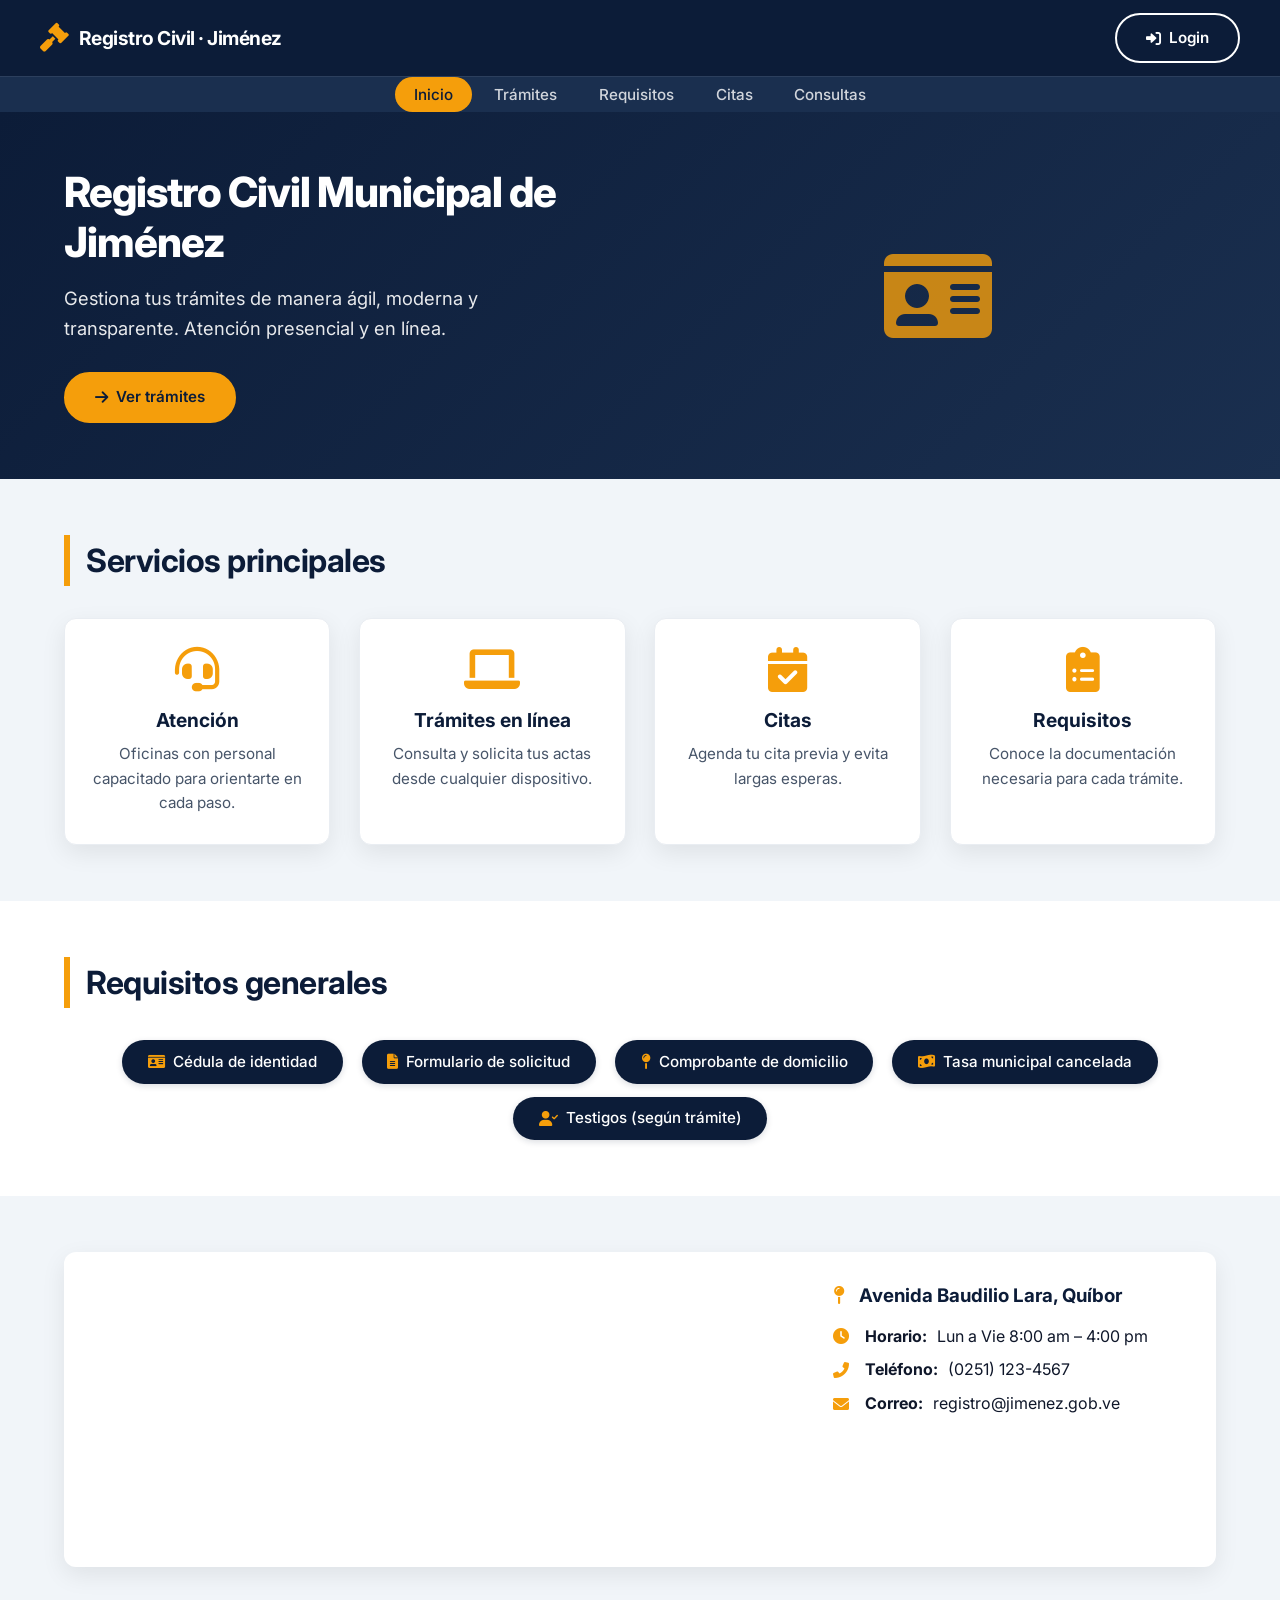
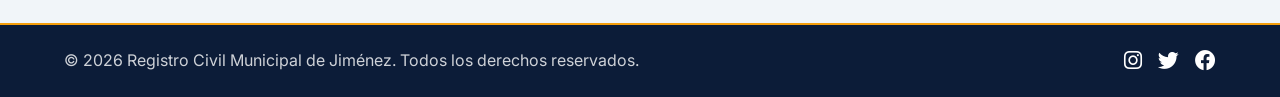
<file: index.html>
<!DOCTYPE html>
<html lang="es">
<head>
  <meta charset="UTF-8">
  <meta name="viewport" content="width=device-width, initial-scale=1.0">
  <title>Inicio · Registro Civil Jiménez</title>
  <style>
/* ============================================
   REGISTRO CIVIL MUNICIPAL DE JIMÉNEZ
   Estilos completos - Versión embebida
   ============================================ */

/* ----- Reset y variables ----- */
* {
  margin: 0;
  padding: 0;
  box-sizing: border-box;
}

:root {
  --primary: #0c1c38;
  --primary-light: #1a2f4f;
  --accent: #f59e0b;
  --accent-hover: #d97706;
  --gray-bg: #f1f5f9;
  --white: #ffffff;
  --text-dark: #0f172a;
  --text-muted: #475569;
  --border-radius: 12px;
  --shadow: 0 8px 24px rgba(0,0,0,0.08);
  --transition: 0.25s ease;
}

html {
  scroll-behavior: smooth;
}

body {
  font-family: 'Inter', -apple-system, BlinkMacSystemFont, 'Segoe UI', Roboto, sans-serif;
  background: var(--gray-bg);
  color: var(--text-dark);
  line-height: 1.6;
  display: flex;
  flex-direction: column;
  min-height: 100vh;
}

a {
  text-decoration: none;
  color: inherit;
}

ul {
  list-style: none;
}

.container {
  max-width: 1200px;
  margin: 0 auto;
  padding: 0 1.5rem;
}

/* ----- Botones y CTAs ----- */
.btn {
  display: inline-flex;
  align-items: center;
  gap: 0.5rem;
  padding: 0.7rem 1.8rem;
  border-radius: 50px;
  font-weight: 600;
  font-size: 0.95rem;
  border: none;
  cursor: pointer;
  transition: all var(--transition);
  background: var(--white);
  color: var(--primary);
  border: 2px solid transparent;
}

.btn-primary {
  background: var(--accent);
  color: var(--primary);
  border-color: var(--accent);
}
.btn-primary:hover {
  background: var(--accent-hover);
  border-color: var(--accent-hover);
  transform: translateY(-2px);
  box-shadow: 0 8px 16px rgba(245, 158, 11, 0.3);
}

.btn-outline {
  background: transparent;
  border: 2px solid var(--white);
  color: var(--white);
}
.btn-outline:hover {
  background: var(--white);
  color: var(--primary);
}

.btn-secondary {
  background: var(--primary);
  color: var(--white);
}
.btn-secondary:hover {
  background: var(--primary-light);
}

/* ----- HEADER PÚBLICO ----- */
.public-header {
  background: var(--primary);
  color: var(--white);
  box-shadow: 0 4px 12px rgba(0,0,0,0.15);
}

.header-flex {
  display: flex;
  justify-content: space-between;
  align-items: center;
  padding: 0.8rem 0;
  flex-wrap: wrap;
}

.logo {
  display: flex;
  align-items: center;
  gap: 0.6rem;
}
.logo-icon {
  font-size: 1.8rem;
  color: var(--accent);
}
.logo-text {
  font-weight: 700;
  font-size: 1.2rem;
  letter-spacing: -0.5px;
}

.header-actions {
  display: flex;
  gap: 0.8rem;
  align-items: center;
}

/* ----- NAVEGACIÓN ----- */
.main-nav {
  background: var(--primary-light);
  border-top: 1px solid rgba(255,255,255,0.08);
}

.nav-flex {
  display: flex;
  justify-content: center;
}

.nav-links {
  display: flex;
  flex-wrap: wrap;
  gap: 0.2rem;
  padding: 0.3rem 0;
}
.nav-links li a {
  padding: 0.5rem 1.2rem;
  border-radius: 30px;
  font-weight: 500;
  font-size: 0.95rem;
  transition: all var(--transition);
  color: rgba(255,255,255,0.8);
}
.nav-links li a:hover,
.nav-links li a.active {
  background: var(--accent);
  color: var(--primary);
}

/* ----- HERO ----- */
.hero {
  padding: 3.5rem 0;
  color: var(--white);
}

.hero-grid {
  display: grid;
  grid-template-columns: 1fr 1fr;
  gap: 2.5rem;
  align-items: center;
}

.hero-text h1 {
  font-size: 2.6rem;
  font-weight: 800;
  letter-spacing: -1px;
  line-height: 1.2;
  margin-bottom: 1rem;
}
.hero-text p {
  font-size: 1.15rem;
  opacity: 0.9;
  margin-bottom: 1.8rem;
  max-width: 90%;
}
.hero-image {
  display: flex;
  justify-content: center;
  align-items: center;
}

/* ----- SECCIONES ----- */
.section {
  padding: 3.5rem 0;
}
.bg-light {
  background: var(--white);
}

.section-title {
  font-size: 2rem;
  font-weight: 700;
  margin-bottom: 2rem;
  color: var(--primary);
  letter-spacing: -0.5px;
  border-left: 6px solid var(--accent);
  padding-left: 1rem;
}

/* ----- GRID DE TARJETAS (4) ----- */
.card-grid-4 {
  display: grid;
  grid-template-columns: repeat(4, 1fr);
  gap: 1.8rem;
}

.card {
  background: var(--white);
  border-radius: var(--border-radius);
  padding: 1.8rem 1.5rem;
  box-shadow: var(--shadow);
  transition: all var(--transition);
  border: 1px solid #e9edf2;
}
.card:hover {
  transform: translateY(-6px);
  box-shadow: 0 16px 32px rgba(0,0,0,0.10);
}

.service-card {
  text-align: center;
}
.service-card i {
  font-size: 2.8rem;
  color: var(--accent);
  margin-bottom: 0.8rem;
}
.service-card h3 {
  font-size: 1.2rem;
  margin-bottom: 0.4rem;
  color: var(--primary);
}
.service-card p {
  color: var(--text-muted);
  font-size: 0.95rem;
}

/* ----- PÍLDORAS (requisitos) ----- */
.pill-group {
  display: flex;
  flex-wrap: wrap;
  gap: 0.8rem 1.2rem;
  justify-content: center;
}

.pill {
  background: var(--primary);
  color: var(--white);
  padding: 0.6rem 1.6rem;
  border-radius: 50px;
  font-weight: 500;
  display: inline-flex;
  align-items: center;
  gap: 0.5rem;
  font-size: 0.95rem;
  box-shadow: 0 2px 6px rgba(12, 28, 56, 0.15);
}
.pill i {
  color: var(--accent);
}

/* ----- UBICACIÓN Y CONTACTO (grid) ----- */
.contact-wrapper {
  display: grid;
  grid-template-columns: 2fr 1fr;
  gap: 2rem;
  background: var(--white);
  border-radius: var(--border-radius);
  padding: 1.8rem;
  box-shadow: var(--shadow);
}

.contact-info h3 {
  color: var(--primary);
  margin-bottom: 0.8rem;
}
.contact-info p {
  margin: 0.5rem 0;
  display: flex;
  align-items: center;
  gap: 0.6rem;
}
.contact-info i {
  color: var(--accent);
  width: 1.4rem;
}

/* ----- FOOTER ----- */
.public-footer {
  background: var(--primary);
  color: rgba(255,255,255,0.8);
  padding: 1.2rem 0;
  margin-top: auto;
  border-top: 2px solid var(--accent);
}

.footer-flex {
  display: flex;
  justify-content: space-between;
  align-items: center;
  flex-wrap: wrap;
  gap: 0.8rem;
}
.footer-social {
  display: flex;
  gap: 1rem;
}
.footer-social a {
  color: var(--white);
  font-size: 1.3rem;
  transition: color var(--transition);
}
.footer-social a:hover {
  color: var(--accent);
}

/* ============================================
   PÁGINAS DE TRÁMITES / REQUISITOS / CITAS / CONSULTAS
   ============================================ */

/* Grid de tarjetas de trámites (reutiliza card-grid-4 pero con más detalle) */
.tramite-grid {
  display: grid;
  grid-template-columns: repeat(auto-fit, minmax(220px, 1fr));
  gap: 1.8rem;
}
.tramite-card {
  background: var(--white);
  border-radius: var(--border-radius);
  padding: 1.5rem;
  box-shadow: var(--shadow);
  border-left: 6px solid var(--accent);
}
.tramite-card h3 {
  color: var(--primary);
  margin-bottom: 0.4rem;
}
.tramite-card p {
  color: var(--text-muted);
  font-size: 0.95rem;
}

/* Requisitos: listas estructuradas */
.requisitos-list {
  display: grid;
  grid-template-columns: repeat(auto-fit, minmax(250px, 1fr));
  gap: 1.8rem;
}
.requisitos-list .card {
  border-left: 6px solid var(--accent);
  padding: 1.5rem;
}
.requisitos-list .card h4 {
  color: var(--primary);
  margin-bottom: 0.8rem;
}
.requisitos-list .card ul {
  list-style: disc;
  padding-left: 1.4rem;
  color: var(--text-muted);
}
.requisitos-list .card ul li {
  margin-bottom: 0.3rem;
}

/* Formularios estáticos */
.form-card {
  background: var(--white);
  max-width: 620px;
  margin: 0 auto;
  padding: 2rem 2.5rem;
  border-radius: var(--border-radius);
  box-shadow: var(--shadow);
}
.form-group {
  margin-bottom: 1.2rem;
}
.form-group label {
  display: block;
  font-weight: 600;
  margin-bottom: 0.3rem;
  color: var(--primary);
}
.form-group input,
.form-group select {
  width: 100%;
  padding: 0.7rem 1rem;
  border-radius: 30px;
  border: 2px solid #d1d5db;
  font-family: inherit;
  transition: border var(--transition);
  background: var(--gray-bg);
}
.form-group input:focus,
.form-group select:focus {
  outline: none;
  border-color: var(--accent);
  background: var(--white);
}
.form-actions {
  display: flex;
  justify-content: flex-end;
  margin-top: 1.2rem;
}

/* Resultado simulado (consultas) */
.result-box {
  background: var(--white);
  border-radius: var(--border-radius);
  padding: 1.5rem 2rem;
  margin-top: 2rem;
  box-shadow: var(--shadow);
  border-left: 8px solid var(--accent);
}
.result-box .estado {
  font-weight: 700;
  font-size: 1.2rem;
}
.estado-verde {
  color: #16a34a;
}
.estado-amarillo {
  color: #ca8a04;
}

/* ============================================
   LOGIN (sin header/footer público)
   ============================================ */
.login-page {
  background: var(--gray-bg);
  min-height: 100vh;
  display: flex;
  align-items: center;
  justify-content: center;
  padding: 1.5rem;
}

.login-card {
  background: var(--white);
  max-width: 420px;
  width: 100%;
  padding: 2.5rem 2rem;
  border-radius: var(--border-radius);
  box-shadow: 0 24px 48px rgba(0,0,0,0.15);
  text-align: center;
}
.login-card .logo-icon {
  font-size: 3rem;
  color: var(--accent);
}
.login-card h2 {
  color: var(--primary);
  margin: 0.5rem 0 1.2rem;
}
.login-card .form-group {
  text-align: left;
}
.login-card .btn-primary {
  width: 100%;
  justify-content: center;
  padding: 0.8rem;
}

/* ============================================
   DASHBOARD (sidebar + contenido)
   ============================================ */
.dashboard-body {
  background: var(--gray-bg);
  display: flex;
  min-height: 100vh;
  font-family: 'Inter', sans-serif;
}

.dashboard-sidebar {
  width: 260px;
  background: var(--primary);
  color: var(--white);
  padding: 2rem 1.2rem;
  display: flex;
  flex-direction: column;
  gap: 2rem;
  flex-shrink: 0;
  position: sticky;
  top: 0;
  height: 100vh;
}
.dashboard-sidebar .logo {
  margin-bottom: 1.2rem;
}
.dashboard-sidebar .logo-text {
  font-size: 1rem;
}
.sidebar-menu {
  display: flex;
  flex-direction: column;
  gap: 0.3rem;
}
.sidebar-menu a {
  padding: 0.7rem 1rem;
  border-radius: 30px;
  display: flex;
  align-items: center;
  gap: 0.8rem;
  color: rgba(255,255,255,0.7);
  transition: all var(--transition);
  font-weight: 500;
}
.sidebar-menu a:hover,
.sidebar-menu a.active {
  background: var(--accent);
  color: var(--primary);
}
.sidebar-menu a i {
  width: 1.6rem;
  text-align: center;
}
.sidebar-footer {
  margin-top: auto;
  border-top: 1px solid rgba(255,255,255,0.1);
  padding-top: 1.5rem;
}
.sidebar-footer a {
  color: rgba(255,255,255,0.6);
  display: flex;
  align-items: center;
  gap: 0.8rem;
}
.sidebar-footer a:hover {
  color: var(--accent);
}

.dashboard-main {
  flex: 1;
  padding: 2rem 2.5rem;
}

.dash-stats {
  display: grid;
  grid-template-columns: repeat(auto-fit, minmax(180px, 1fr));
  gap: 1.5rem;
  margin-bottom: 2.5rem;
}
.stat-card {
  background: var(--white);
  border-radius: var(--border-radius);
  padding: 1.2rem 1.8rem;
  box-shadow: var(--shadow);
  border-left: 6px solid var(--accent);
}
.stat-card .stat-number {
  font-size: 2rem;
  font-weight: 800;
  color: var(--primary);
}
.stat-card .stat-label {
  color: var(--text-muted);
  font-weight: 500;
}

.dash-table {
  background: var(--white);
  border-radius: var(--border-radius);
  padding: 1.2rem 1.5rem;
  box-shadow: var(--shadow);
  overflow-x: auto;
}
.dash-table table {
  width: 100%;
  border-collapse: collapse;
  font-size: 0.95rem;
}
.dash-table th {
  background: var(--primary);
  color: var(--white);
  padding: 0.8rem 1rem;
  text-align: left;
}
.dash-table td {
  padding: 0.7rem 1rem;
  border-bottom: 1px solid #e9edf2;
}
.dash-table .badge {
  background: var(--accent);
  color: var(--primary);
  padding: 0.2rem 0.8rem;
  border-radius: 50px;
  font-weight: 600;
  font-size: 0.8rem;
}
.dash-table .badge-secondary {
  background: #d1d5db;
  color: #1f2937;
}

/* ----- RESPONSIVE ----- */
@media (max-width: 992px) {
  .hero-grid {
    grid-template-columns: 1fr;
    text-align: center;
  }
  .hero-text p {
    max-width: 100%;
  }
  .card-grid-4 {
    grid-template-columns: repeat(2, 1fr);
  }
  .contact-wrapper {
    grid-template-columns: 1fr;
  }
  .dashboard-sidebar {
    width: 220px;
    padding: 1.2rem;
  }
  .dashboard-main {
    padding: 1.5rem;
  }
}

@media (max-width: 700px) {
  .header-flex {
    flex-direction: column;
    gap: 0.5rem;
  }
  .nav-links {
    justify-content: center;
  }
  .card-grid-4 {
    grid-template-columns: 1fr 1fr;
  }
  .hero-text h1 {
    font-size: 2rem;
  }
  .form-card {
    padding: 1.5rem;
  }
  .dashboard-body {
    flex-direction: column;
  }
  .dashboard-sidebar {
    width: 100%;
    height: auto;
    position: relative;
    flex-direction: row;
    flex-wrap: wrap;
    padding: 1rem;
    gap: 0.5rem;
  }
  .dashboard-sidebar .logo {
    margin-bottom: 0;
  }
  .sidebar-menu {
    flex-direction: row;
    flex-wrap: wrap;
  }
  .sidebar-footer {
    margin-top: 0;
    border-top: none;
    padding-top: 0;
  }
  .dash-stats {
    grid-template-columns: 1fr 1fr;
  }
}

@media (max-width: 480px) {
  .card-grid-4 {
    grid-template-columns: 1fr;
  }
  .dash-stats {
    grid-template-columns: 1fr;
  }
  .nav-links li a {
    padding: 0.3rem 0.8rem;
    font-size: 0.85rem;
  }
}
</style>
  <link rel="preconnect" href="https://fonts.googleapis.com">
  <link rel="preconnect" href="https://fonts.gstatic.com" crossorigin>
  <link href="https://fonts.googleapis.com/css2?family=Inter:opsz@14..32&display=swap" rel="stylesheet">
  <link rel="stylesheet" href="https://cdnjs.cloudflare.com/ajax/libs/font-awesome/6.0.0-beta3/css/all.min.css">
</head>
<body>
  <header class="public-header">
    <div class="container header-flex">
      <div class="logo">
        <span class="logo-icon"><i class="fas fa-gavel"></i></span>
        <span class="logo-text">Registro Civil · Jiménez</span>
      </div>
      <div class="header-actions">
        <a href="login.html" class="btn btn-outline"><i class="fas fa-sign-in-alt"></i> Login</a>
      </div>
    </div>
    <nav class="main-nav">
      <div class="container nav-flex">
        <ul class="nav-links">
          <li><a href="index.html" class="active">Inicio</a></li>
          <li><a href="tramites.html">Trámites</a></li>
          <li><a href="requisitos.html">Requisitos</a></li>
          <li><a href="citas.html">Citas</a></li>
          <li><a href="consultas.html">Consultas</a></li>
        </ul>
      </div>
    </nav>
  </header>

  <main>
    <section class="hero" style="background: linear-gradient(135deg, #0c1c38 0%, #1a2f4f 100%);">
      <div class="container hero-grid">
        <div class="hero-text">
          <h1>Registro Civil Municipal de Jiménez</h1>
          <p>Gestiona tus trámites de manera ágil, moderna y transparente. Atención presencial y en línea.</p>
          <a href="tramites.html" class="btn btn-primary"><i class="fas fa-arrow-right"></i> Ver trámites</a>
        </div>
        <div class="hero-image">
          <i class="fas fa-id-card" style="font-size: 6rem; color: #f59e0b; opacity: 0.8;"></i>
        </div>
      </div>
    </section>

    <section class="section">
      <div class="container">
        <h2 class="section-title">Servicios principales</h2>
        <div class="card-grid-4">
          <div class="card service-card">
            <i class="fas fa-headset"></i>
            <h3>Atención</h3>
            <p>Oficinas con personal capacitado para orientarte en cada paso.</p>
          </div>
          <div class="card service-card">
            <i class="fas fa-laptop"></i>
            <h3>Trámites en línea</h3>
            <p>Consulta y solicita tus actas desde cualquier dispositivo.</p>
          </div>
          <div class="card service-card">
            <i class="fas fa-calendar-check"></i>
            <h3>Citas</h3>
            <p>Agenda tu cita previa y evita largas esperas.</p>
          </div>
          <div class="card service-card">
            <i class="fas fa-clipboard-list"></i>
            <h3>Requisitos</h3>
            <p>Conoce la documentación necesaria para cada trámite.</p>
          </div>
        </div>
      </div>
    </section>

    <section class="section bg-light">
      <div class="container">
        <h2 class="section-title">Requisitos generales</h2>
        <div class="pill-group">
          <span class="pill"><i class="fas fa-id-card"></i> Cédula de identidad</span>
          <span class="pill"><i class="fas fa-file-alt"></i> Formulario de solicitud</span>
          <span class="pill"><i class="fas fa-map-pin"></i> Comprobante de domicilio</span>
          <span class="pill"><i class="fas fa-money-bill-wave"></i> Tasa municipal cancelada</span>
          <span class="pill"><i class="fas fa-user-check"></i> Testigos (según trámite)</span>
        </div>
      </div>
    </section>

    <section class="section">
      <div class="container">
        <div class="contact-wrapper">
          <div class="contact-map">
            <iframe 
              src="https://www.google.com/maps/embed?pb=!1m18!1m12!1m3!1d3924.123456789!2d-69.567890!3d10.123456!2m3!1f0!2f0!3f0!3m2!1i1024!2i768!4f13.1!3m3!1m2!1s0x0%3A0x0!2zMTDCsDA3JzI0LjQiTiA2OcKwMzQnMDQuNCJX!5e0!3m2!1ses!2sve!4v1712345678901" 
              width="100%" height="250" style="border:0; border-radius: 12px;" allowfullscreen="" loading="lazy">
            </iframe>
          </div>
          <div class="contact-info">
            <h3><i class="fas fa-map-pin"></i> Avenida Baudilio Lara, Quíbor</h3>
            <p><i class="fas fa-clock"></i> <strong>Horario:</strong> Lun a Vie 8:00 am – 4:00 pm</p>
            <p><i class="fas fa-phone-alt"></i> <strong>Teléfono:</strong> (0251) 123-4567</p>
            <p><i class="fas fa-envelope"></i> <strong>Correo:</strong> registro@jimenez.gob.ve</p>
          </div>
        </div>
      </div>
    </section>
  </main>

  <footer class="public-footer">
    <div class="container footer-flex">
      <p>&copy; 2026 Registro Civil Municipal de Jiménez. Todos los derechos reservados.</p>
      <div class="footer-social">
        <a href="#"><i class="fab fa-instagram"></i></a>
        <a href="#"><i class="fab fa-twitter"></i></a>
        <a href="#"><i class="fab fa-facebook"></i></a>
      </div>
    </div>
  </footer>
</body>
</html>
</file>
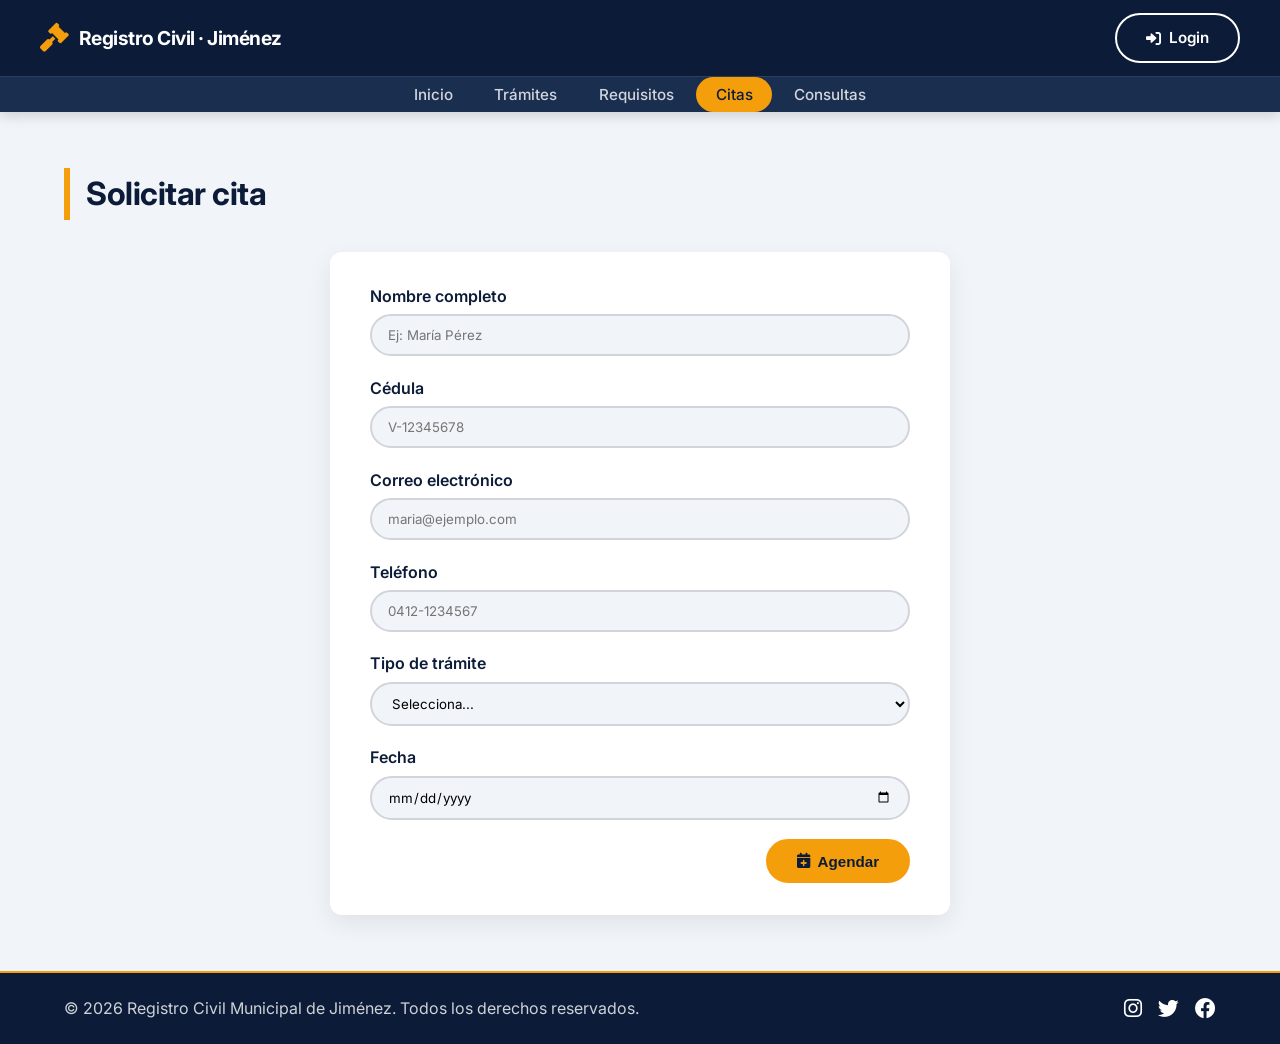
<file: citas.html>
<!DOCTYPE html>
<html lang="es">
<head>
  <meta charset="UTF-8">
  <meta name="viewport" content="width=device-width, initial-scale=1.0">
  <title>Citas · Registro Civil Jiménez</title>
  <style>
/* ============================================
   REGISTRO CIVIL MUNICIPAL DE JIMÉNEZ
   Estilos completos - Versión embebida
   ============================================ */

/* ----- Reset y variables ----- */
* {
  margin: 0;
  padding: 0;
  box-sizing: border-box;
}

:root {
  --primary: #0c1c38;
  --primary-light: #1a2f4f;
  --accent: #f59e0b;
  --accent-hover: #d97706;
  --gray-bg: #f1f5f9;
  --white: #ffffff;
  --text-dark: #0f172a;
  --text-muted: #475569;
  --border-radius: 12px;
  --shadow: 0 8px 24px rgba(0,0,0,0.08);
  --transition: 0.25s ease;
}

html {
  scroll-behavior: smooth;
}

body {
  font-family: 'Inter', -apple-system, BlinkMacSystemFont, 'Segoe UI', Roboto, sans-serif;
  background: var(--gray-bg);
  color: var(--text-dark);
  line-height: 1.6;
  display: flex;
  flex-direction: column;
  min-height: 100vh;
}

a {
  text-decoration: none;
  color: inherit;
}

ul {
  list-style: none;
}

.container {
  max-width: 1200px;
  margin: 0 auto;
  padding: 0 1.5rem;
}

/* ----- Botones y CTAs ----- */
.btn {
  display: inline-flex;
  align-items: center;
  gap: 0.5rem;
  padding: 0.7rem 1.8rem;
  border-radius: 50px;
  font-weight: 600;
  font-size: 0.95rem;
  border: none;
  cursor: pointer;
  transition: all var(--transition);
  background: var(--white);
  color: var(--primary);
  border: 2px solid transparent;
}

.btn-primary {
  background: var(--accent);
  color: var(--primary);
  border-color: var(--accent);
}
.btn-primary:hover {
  background: var(--accent-hover);
  border-color: var(--accent-hover);
  transform: translateY(-2px);
  box-shadow: 0 8px 16px rgba(245, 158, 11, 0.3);
}

.btn-outline {
  background: transparent;
  border: 2px solid var(--white);
  color: var(--white);
}
.btn-outline:hover {
  background: var(--white);
  color: var(--primary);
}

.btn-secondary {
  background: var(--primary);
  color: var(--white);
}
.btn-secondary:hover {
  background: var(--primary-light);
}

/* ----- HEADER PÚBLICO ----- */
.public-header {
  background: var(--primary);
  color: var(--white);
  box-shadow: 0 4px 12px rgba(0,0,0,0.15);
}

.header-flex {
  display: flex;
  justify-content: space-between;
  align-items: center;
  padding: 0.8rem 0;
  flex-wrap: wrap;
}

.logo {
  display: flex;
  align-items: center;
  gap: 0.6rem;
}
.logo-icon {
  font-size: 1.8rem;
  color: var(--accent);
}
.logo-text {
  font-weight: 700;
  font-size: 1.2rem;
  letter-spacing: -0.5px;
}

.header-actions {
  display: flex;
  gap: 0.8rem;
  align-items: center;
}

/* ----- NAVEGACIÓN ----- */
.main-nav {
  background: var(--primary-light);
  border-top: 1px solid rgba(255,255,255,0.08);
}

.nav-flex {
  display: flex;
  justify-content: center;
}

.nav-links {
  display: flex;
  flex-wrap: wrap;
  gap: 0.2rem;
  padding: 0.3rem 0;
}
.nav-links li a {
  padding: 0.5rem 1.2rem;
  border-radius: 30px;
  font-weight: 500;
  font-size: 0.95rem;
  transition: all var(--transition);
  color: rgba(255,255,255,0.8);
}
.nav-links li a:hover,
.nav-links li a.active {
  background: var(--accent);
  color: var(--primary);
}

/* ----- HERO ----- */
.hero {
  padding: 3.5rem 0;
  color: var(--white);
}

.hero-grid {
  display: grid;
  grid-template-columns: 1fr 1fr;
  gap: 2.5rem;
  align-items: center;
}

.hero-text h1 {
  font-size: 2.6rem;
  font-weight: 800;
  letter-spacing: -1px;
  line-height: 1.2;
  margin-bottom: 1rem;
}
.hero-text p {
  font-size: 1.15rem;
  opacity: 0.9;
  margin-bottom: 1.8rem;
  max-width: 90%;
}
.hero-image {
  display: flex;
  justify-content: center;
  align-items: center;
}

/* ----- SECCIONES ----- */
.section {
  padding: 3.5rem 0;
}
.bg-light {
  background: var(--white);
}

.section-title {
  font-size: 2rem;
  font-weight: 700;
  margin-bottom: 2rem;
  color: var(--primary);
  letter-spacing: -0.5px;
  border-left: 6px solid var(--accent);
  padding-left: 1rem;
}

/* ----- GRID DE TARJETAS (4) ----- */
.card-grid-4 {
  display: grid;
  grid-template-columns: repeat(4, 1fr);
  gap: 1.8rem;
}

.card {
  background: var(--white);
  border-radius: var(--border-radius);
  padding: 1.8rem 1.5rem;
  box-shadow: var(--shadow);
  transition: all var(--transition);
  border: 1px solid #e9edf2;
}
.card:hover {
  transform: translateY(-6px);
  box-shadow: 0 16px 32px rgba(0,0,0,0.10);
}

.service-card {
  text-align: center;
}
.service-card i {
  font-size: 2.8rem;
  color: var(--accent);
  margin-bottom: 0.8rem;
}
.service-card h3 {
  font-size: 1.2rem;
  margin-bottom: 0.4rem;
  color: var(--primary);
}
.service-card p {
  color: var(--text-muted);
  font-size: 0.95rem;
}

/* ----- PÍLDORAS (requisitos) ----- */
.pill-group {
  display: flex;
  flex-wrap: wrap;
  gap: 0.8rem 1.2rem;
  justify-content: center;
}

.pill {
  background: var(--primary);
  color: var(--white);
  padding: 0.6rem 1.6rem;
  border-radius: 50px;
  font-weight: 500;
  display: inline-flex;
  align-items: center;
  gap: 0.5rem;
  font-size: 0.95rem;
  box-shadow: 0 2px 6px rgba(12, 28, 56, 0.15);
}
.pill i {
  color: var(--accent);
}

/* ----- UBICACIÓN Y CONTACTO (grid) ----- */
.contact-wrapper {
  display: grid;
  grid-template-columns: 2fr 1fr;
  gap: 2rem;
  background: var(--white);
  border-radius: var(--border-radius);
  padding: 1.8rem;
  box-shadow: var(--shadow);
}

.contact-info h3 {
  color: var(--primary);
  margin-bottom: 0.8rem;
}
.contact-info p {
  margin: 0.5rem 0;
  display: flex;
  align-items: center;
  gap: 0.6rem;
}
.contact-info i {
  color: var(--accent);
  width: 1.4rem;
}

/* ----- FOOTER ----- */
.public-footer {
  background: var(--primary);
  color: rgba(255,255,255,0.8);
  padding: 1.2rem 0;
  margin-top: auto;
  border-top: 2px solid var(--accent);
}

.footer-flex {
  display: flex;
  justify-content: space-between;
  align-items: center;
  flex-wrap: wrap;
  gap: 0.8rem;
}
.footer-social {
  display: flex;
  gap: 1rem;
}
.footer-social a {
  color: var(--white);
  font-size: 1.3rem;
  transition: color var(--transition);
}
.footer-social a:hover {
  color: var(--accent);
}

/* ============================================
   PÁGINAS DE TRÁMITES / REQUISITOS / CITAS / CONSULTAS
   ============================================ */

/* Grid de tarjetas de trámites (reutiliza card-grid-4 pero con más detalle) */
.tramite-grid {
  display: grid;
  grid-template-columns: repeat(auto-fit, minmax(220px, 1fr));
  gap: 1.8rem;
}
.tramite-card {
  background: var(--white);
  border-radius: var(--border-radius);
  padding: 1.5rem;
  box-shadow: var(--shadow);
  border-left: 6px solid var(--accent);
}
.tramite-card h3 {
  color: var(--primary);
  margin-bottom: 0.4rem;
}
.tramite-card p {
  color: var(--text-muted);
  font-size: 0.95rem;
}

/* Requisitos: listas estructuradas */
.requisitos-list {
  display: grid;
  grid-template-columns: repeat(auto-fit, minmax(250px, 1fr));
  gap: 1.8rem;
}
.requisitos-list .card {
  border-left: 6px solid var(--accent);
  padding: 1.5rem;
}
.requisitos-list .card h4 {
  color: var(--primary);
  margin-bottom: 0.8rem;
}
.requisitos-list .card ul {
  list-style: disc;
  padding-left: 1.4rem;
  color: var(--text-muted);
}
.requisitos-list .card ul li {
  margin-bottom: 0.3rem;
}

/* Formularios estáticos */
.form-card {
  background: var(--white);
  max-width: 620px;
  margin: 0 auto;
  padding: 2rem 2.5rem;
  border-radius: var(--border-radius);
  box-shadow: var(--shadow);
}
.form-group {
  margin-bottom: 1.2rem;
}
.form-group label {
  display: block;
  font-weight: 600;
  margin-bottom: 0.3rem;
  color: var(--primary);
}
.form-group input,
.form-group select {
  width: 100%;
  padding: 0.7rem 1rem;
  border-radius: 30px;
  border: 2px solid #d1d5db;
  font-family: inherit;
  transition: border var(--transition);
  background: var(--gray-bg);
}
.form-group input:focus,
.form-group select:focus {
  outline: none;
  border-color: var(--accent);
  background: var(--white);
}
.form-actions {
  display: flex;
  justify-content: flex-end;
  margin-top: 1.2rem;
}

/* Resultado simulado (consultas) */
.result-box {
  background: var(--white);
  border-radius: var(--border-radius);
  padding: 1.5rem 2rem;
  margin-top: 2rem;
  box-shadow: var(--shadow);
  border-left: 8px solid var(--accent);
}
.result-box .estado {
  font-weight: 700;
  font-size: 1.2rem;
}
.estado-verde {
  color: #16a34a;
}
.estado-amarillo {
  color: #ca8a04;
}

/* ============================================
   LOGIN (sin header/footer público)
   ============================================ */
.login-page {
  background: var(--gray-bg);
  min-height: 100vh;
  display: flex;
  align-items: center;
  justify-content: center;
  padding: 1.5rem;
}

.login-card {
  background: var(--white);
  max-width: 420px;
  width: 100%;
  padding: 2.5rem 2rem;
  border-radius: var(--border-radius);
  box-shadow: 0 24px 48px rgba(0,0,0,0.15);
  text-align: center;
}
.login-card .logo-icon {
  font-size: 3rem;
  color: var(--accent);
}
.login-card h2 {
  color: var(--primary);
  margin: 0.5rem 0 1.2rem;
}
.login-card .form-group {
  text-align: left;
}
.login-card .btn-primary {
  width: 100%;
  justify-content: center;
  padding: 0.8rem;
}

/* ============================================
   DASHBOARD (sidebar + contenido)
   ============================================ */
.dashboard-body {
  background: var(--gray-bg);
  display: flex;
  min-height: 100vh;
  font-family: 'Inter', sans-serif;
}

.dashboard-sidebar {
  width: 260px;
  background: var(--primary);
  color: var(--white);
  padding: 2rem 1.2rem;
  display: flex;
  flex-direction: column;
  gap: 2rem;
  flex-shrink: 0;
  position: sticky;
  top: 0;
  height: 100vh;
}
.dashboard-sidebar .logo {
  margin-bottom: 1.2rem;
}
.dashboard-sidebar .logo-text {
  font-size: 1rem;
}
.sidebar-menu {
  display: flex;
  flex-direction: column;
  gap: 0.3rem;
}
.sidebar-menu a {
  padding: 0.7rem 1rem;
  border-radius: 30px;
  display: flex;
  align-items: center;
  gap: 0.8rem;
  color: rgba(255,255,255,0.7);
  transition: all var(--transition);
  font-weight: 500;
}
.sidebar-menu a:hover,
.sidebar-menu a.active {
  background: var(--accent);
  color: var(--primary);
}
.sidebar-menu a i {
  width: 1.6rem;
  text-align: center;
}
.sidebar-footer {
  margin-top: auto;
  border-top: 1px solid rgba(255,255,255,0.1);
  padding-top: 1.5rem;
}
.sidebar-footer a {
  color: rgba(255,255,255,0.6);
  display: flex;
  align-items: center;
  gap: 0.8rem;
}
.sidebar-footer a:hover {
  color: var(--accent);
}

.dashboard-main {
  flex: 1;
  padding: 2rem 2.5rem;
}

.dash-stats {
  display: grid;
  grid-template-columns: repeat(auto-fit, minmax(180px, 1fr));
  gap: 1.5rem;
  margin-bottom: 2.5rem;
}
.stat-card {
  background: var(--white);
  border-radius: var(--border-radius);
  padding: 1.2rem 1.8rem;
  box-shadow: var(--shadow);
  border-left: 6px solid var(--accent);
}
.stat-card .stat-number {
  font-size: 2rem;
  font-weight: 800;
  color: var(--primary);
}
.stat-card .stat-label {
  color: var(--text-muted);
  font-weight: 500;
}

.dash-table {
  background: var(--white);
  border-radius: var(--border-radius);
  padding: 1.2rem 1.5rem;
  box-shadow: var(--shadow);
  overflow-x: auto;
}
.dash-table table {
  width: 100%;
  border-collapse: collapse;
  font-size: 0.95rem;
}
.dash-table th {
  background: var(--primary);
  color: var(--white);
  padding: 0.8rem 1rem;
  text-align: left;
}
.dash-table td {
  padding: 0.7rem 1rem;
  border-bottom: 1px solid #e9edf2;
}
.dash-table .badge {
  background: var(--accent);
  color: var(--primary);
  padding: 0.2rem 0.8rem;
  border-radius: 50px;
  font-weight: 600;
  font-size: 0.8rem;
}
.dash-table .badge-secondary {
  background: #d1d5db;
  color: #1f2937;
}

/* ----- RESPONSIVE ----- */
@media (max-width: 992px) {
  .hero-grid {
    grid-template-columns: 1fr;
    text-align: center;
  }
  .hero-text p {
    max-width: 100%;
  }
  .card-grid-4 {
    grid-template-columns: repeat(2, 1fr);
  }
  .contact-wrapper {
    grid-template-columns: 1fr;
  }
  .dashboard-sidebar {
    width: 220px;
    padding: 1.2rem;
  }
  .dashboard-main {
    padding: 1.5rem;
  }
}

@media (max-width: 700px) {
  .header-flex {
    flex-direction: column;
    gap: 0.5rem;
  }
  .nav-links {
    justify-content: center;
  }
  .card-grid-4 {
    grid-template-columns: 1fr 1fr;
  }
  .hero-text h1 {
    font-size: 2rem;
  }
  .form-card {
    padding: 1.5rem;
  }
  .dashboard-body {
    flex-direction: column;
  }
  .dashboard-sidebar {
    width: 100%;
    height: auto;
    position: relative;
    flex-direction: row;
    flex-wrap: wrap;
    padding: 1rem;
    gap: 0.5rem;
  }
  .dashboard-sidebar .logo {
    margin-bottom: 0;
  }
  .sidebar-menu {
    flex-direction: row;
    flex-wrap: wrap;
  }
  .sidebar-footer {
    margin-top: 0;
    border-top: none;
    padding-top: 0;
  }
  .dash-stats {
    grid-template-columns: 1fr 1fr;
  }
}

@media (max-width: 480px) {
  .card-grid-4 {
    grid-template-columns: 1fr;
  }
  .dash-stats {
    grid-template-columns: 1fr;
  }
  .nav-links li a {
    padding: 0.3rem 0.8rem;
    font-size: 0.85rem;
  }
}
</style>
  <link rel="preconnect" href="https://fonts.googleapis.com">
  <link rel="preconnect" href="https://fonts.gstatic.com" crossorigin>
  <link href="https://fonts.googleapis.com/css2?family=Inter:opsz@14..32&display=swap" rel="stylesheet">
  <link rel="stylesheet" href="https://cdnjs.cloudflare.com/ajax/libs/font-awesome/6.0.0-beta3/css/all.min.css">
</head>
<body>
  <header class="public-header">
    <div class="container header-flex">
      <div class="logo">
        <span class="logo-icon"><i class="fas fa-gavel"></i></span>
        <span class="logo-text">Registro Civil · Jiménez</span>
      </div>
      <div class="header-actions">
        <a href="login.html" class="btn btn-outline"><i class="fas fa-sign-in-alt"></i> Login</a>
      </div>
    </div>
    <nav class="main-nav">
      <div class="container nav-flex">
        <ul class="nav-links">
          <li><a href="index.html">Inicio</a></li>
          <li><a href="tramites.html">Trámites</a></li>
          <li><a href="requisitos.html">Requisitos</a></li>
          <li><a href="citas.html" class="active">Citas</a></li>
          <li><a href="consultas.html">Consultas</a></li>
        </ul>
      </div>
    </nav>
  </header>

  <main>
    <section class="section">
      <div class="container">
        <h2 class="section-title">Solicitar cita</h2>
        <div class="form-card">
          <form>
            <div class="form-group">
              <label for="nombre">Nombre completo</label>
              <input type="text" id="nombre" placeholder="Ej: María Pérez">
            </div>
            <div class="form-group">
              <label for="cedula">Cédula</label>
              <input type="text" id="cedula" placeholder="V-12345678">
            </div>
            <div class="form-group">
              <label for="correo">Correo electrónico</label>
              <input type="email" id="correo" placeholder="maria@ejemplo.com">
            </div>
            <div class="form-group">
              <label for="telefono">Teléfono</label>
              <input type="tel" id="telefono" placeholder="0412-1234567">
            </div>
            <div class="form-group">
              <label for="tramite">Tipo de trámite</label>
              <select id="tramite">
                <option value="">Selecciona...</option>
                <option value="nacimiento">Acta de Nacimiento</option>
                <option value="matrimonio">Matrimonio</option>
                <option value="defuncion">Defunción</option>
                <option value="union">Unión Estable de Hecho</option>
              </select>
            </div>
            <div class="form-group">
              <label for="fecha">Fecha</label>
              <input type="date" id="fecha">
            </div>
            <div class="form-actions">
              <button type="button" class="btn btn-primary"><i class="fas fa-calendar-plus"></i> Agendar</button>
            </div>
          </form>
        </div>
      </div>
    </section>
  </main>

  <footer class="public-footer">
    <div class="container footer-flex">
      <p>&copy; 2026 Registro Civil Municipal de Jiménez. Todos los derechos reservados.</p>
      <div class="footer-social">
        <a href="#"><i class="fab fa-instagram"></i></a>
        <a href="#"><i class="fab fa-twitter"></i></a>
        <a href="#"><i class="fab fa-facebook"></i></a>
      </div>
    </div>
  </footer>
</body>
</html>
</file>
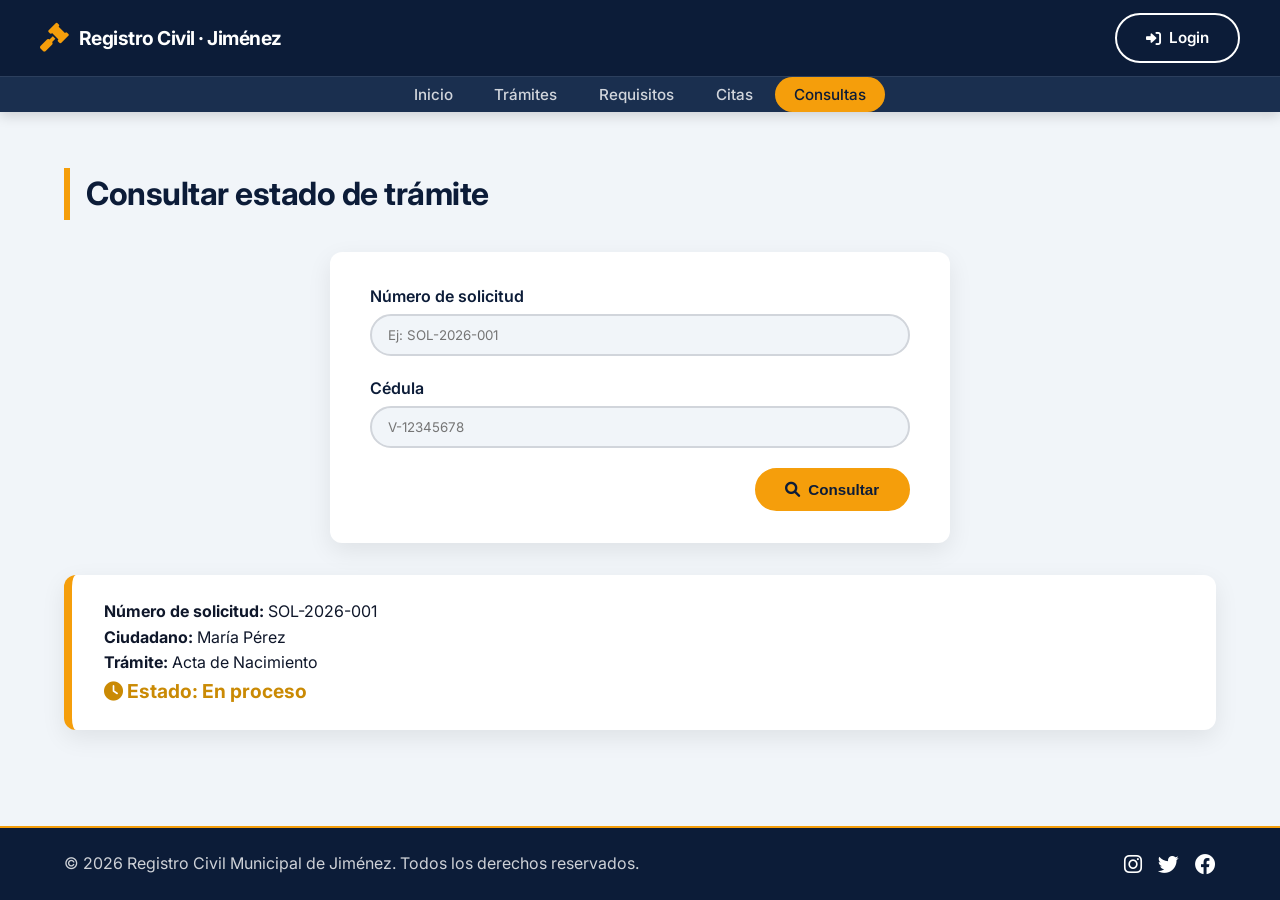
<file: consultas.html>
<!DOCTYPE html>
<html lang="es">
<head>
  <meta charset="UTF-8">
  <meta name="viewport" content="width=device-width, initial-scale=1.0">
  <title>Consultas · Registro Civil Jiménez</title>
  <style>
/* ============================================
   REGISTRO CIVIL MUNICIPAL DE JIMÉNEZ
   Estilos completos - Versión embebida
   ============================================ */

/* ----- Reset y variables ----- */
* {
  margin: 0;
  padding: 0;
  box-sizing: border-box;
}

:root {
  --primary: #0c1c38;
  --primary-light: #1a2f4f;
  --accent: #f59e0b;
  --accent-hover: #d97706;
  --gray-bg: #f1f5f9;
  --white: #ffffff;
  --text-dark: #0f172a;
  --text-muted: #475569;
  --border-radius: 12px;
  --shadow: 0 8px 24px rgba(0,0,0,0.08);
  --transition: 0.25s ease;
}

html {
  scroll-behavior: smooth;
}

body {
  font-family: 'Inter', -apple-system, BlinkMacSystemFont, 'Segoe UI', Roboto, sans-serif;
  background: var(--gray-bg);
  color: var(--text-dark);
  line-height: 1.6;
  display: flex;
  flex-direction: column;
  min-height: 100vh;
}

a {
  text-decoration: none;
  color: inherit;
}

ul {
  list-style: none;
}

.container {
  max-width: 1200px;
  margin: 0 auto;
  padding: 0 1.5rem;
}

/* ----- Botones y CTAs ----- */
.btn {
  display: inline-flex;
  align-items: center;
  gap: 0.5rem;
  padding: 0.7rem 1.8rem;
  border-radius: 50px;
  font-weight: 600;
  font-size: 0.95rem;
  border: none;
  cursor: pointer;
  transition: all var(--transition);
  background: var(--white);
  color: var(--primary);
  border: 2px solid transparent;
}

.btn-primary {
  background: var(--accent);
  color: var(--primary);
  border-color: var(--accent);
}
.btn-primary:hover {
  background: var(--accent-hover);
  border-color: var(--accent-hover);
  transform: translateY(-2px);
  box-shadow: 0 8px 16px rgba(245, 158, 11, 0.3);
}

.btn-outline {
  background: transparent;
  border: 2px solid var(--white);
  color: var(--white);
}
.btn-outline:hover {
  background: var(--white);
  color: var(--primary);
}

.btn-secondary {
  background: var(--primary);
  color: var(--white);
}
.btn-secondary:hover {
  background: var(--primary-light);
}

/* ----- HEADER PÚBLICO ----- */
.public-header {
  background: var(--primary);
  color: var(--white);
  box-shadow: 0 4px 12px rgba(0,0,0,0.15);
}

.header-flex {
  display: flex;
  justify-content: space-between;
  align-items: center;
  padding: 0.8rem 0;
  flex-wrap: wrap;
}

.logo {
  display: flex;
  align-items: center;
  gap: 0.6rem;
}
.logo-icon {
  font-size: 1.8rem;
  color: var(--accent);
}
.logo-text {
  font-weight: 700;
  font-size: 1.2rem;
  letter-spacing: -0.5px;
}

.header-actions {
  display: flex;
  gap: 0.8rem;
  align-items: center;
}

/* ----- NAVEGACIÓN ----- */
.main-nav {
  background: var(--primary-light);
  border-top: 1px solid rgba(255,255,255,0.08);
}

.nav-flex {
  display: flex;
  justify-content: center;
}

.nav-links {
  display: flex;
  flex-wrap: wrap;
  gap: 0.2rem;
  padding: 0.3rem 0;
}
.nav-links li a {
  padding: 0.5rem 1.2rem;
  border-radius: 30px;
  font-weight: 500;
  font-size: 0.95rem;
  transition: all var(--transition);
  color: rgba(255,255,255,0.8);
}
.nav-links li a:hover,
.nav-links li a.active {
  background: var(--accent);
  color: var(--primary);
}

/* ----- HERO ----- */
.hero {
  padding: 3.5rem 0;
  color: var(--white);
}

.hero-grid {
  display: grid;
  grid-template-columns: 1fr 1fr;
  gap: 2.5rem;
  align-items: center;
}

.hero-text h1 {
  font-size: 2.6rem;
  font-weight: 800;
  letter-spacing: -1px;
  line-height: 1.2;
  margin-bottom: 1rem;
}
.hero-text p {
  font-size: 1.15rem;
  opacity: 0.9;
  margin-bottom: 1.8rem;
  max-width: 90%;
}
.hero-image {
  display: flex;
  justify-content: center;
  align-items: center;
}

/* ----- SECCIONES ----- */
.section {
  padding: 3.5rem 0;
}
.bg-light {
  background: var(--white);
}

.section-title {
  font-size: 2rem;
  font-weight: 700;
  margin-bottom: 2rem;
  color: var(--primary);
  letter-spacing: -0.5px;
  border-left: 6px solid var(--accent);
  padding-left: 1rem;
}

/* ----- GRID DE TARJETAS (4) ----- */
.card-grid-4 {
  display: grid;
  grid-template-columns: repeat(4, 1fr);
  gap: 1.8rem;
}

.card {
  background: var(--white);
  border-radius: var(--border-radius);
  padding: 1.8rem 1.5rem;
  box-shadow: var(--shadow);
  transition: all var(--transition);
  border: 1px solid #e9edf2;
}
.card:hover {
  transform: translateY(-6px);
  box-shadow: 0 16px 32px rgba(0,0,0,0.10);
}

.service-card {
  text-align: center;
}
.service-card i {
  font-size: 2.8rem;
  color: var(--accent);
  margin-bottom: 0.8rem;
}
.service-card h3 {
  font-size: 1.2rem;
  margin-bottom: 0.4rem;
  color: var(--primary);
}
.service-card p {
  color: var(--text-muted);
  font-size: 0.95rem;
}

/* ----- PÍLDORAS (requisitos) ----- */
.pill-group {
  display: flex;
  flex-wrap: wrap;
  gap: 0.8rem 1.2rem;
  justify-content: center;
}

.pill {
  background: var(--primary);
  color: var(--white);
  padding: 0.6rem 1.6rem;
  border-radius: 50px;
  font-weight: 500;
  display: inline-flex;
  align-items: center;
  gap: 0.5rem;
  font-size: 0.95rem;
  box-shadow: 0 2px 6px rgba(12, 28, 56, 0.15);
}
.pill i {
  color: var(--accent);
}

/* ----- UBICACIÓN Y CONTACTO (grid) ----- */
.contact-wrapper {
  display: grid;
  grid-template-columns: 2fr 1fr;
  gap: 2rem;
  background: var(--white);
  border-radius: var(--border-radius);
  padding: 1.8rem;
  box-shadow: var(--shadow);
}

.contact-info h3 {
  color: var(--primary);
  margin-bottom: 0.8rem;
}
.contact-info p {
  margin: 0.5rem 0;
  display: flex;
  align-items: center;
  gap: 0.6rem;
}
.contact-info i {
  color: var(--accent);
  width: 1.4rem;
}

/* ----- FOOTER ----- */
.public-footer {
  background: var(--primary);
  color: rgba(255,255,255,0.8);
  padding: 1.2rem 0;
  margin-top: auto;
  border-top: 2px solid var(--accent);
}

.footer-flex {
  display: flex;
  justify-content: space-between;
  align-items: center;
  flex-wrap: wrap;
  gap: 0.8rem;
}
.footer-social {
  display: flex;
  gap: 1rem;
}
.footer-social a {
  color: var(--white);
  font-size: 1.3rem;
  transition: color var(--transition);
}
.footer-social a:hover {
  color: var(--accent);
}

/* ============================================
   PÁGINAS DE TRÁMITES / REQUISITOS / CITAS / CONSULTAS
   ============================================ */

/* Grid de tarjetas de trámites (reutiliza card-grid-4 pero con más detalle) */
.tramite-grid {
  display: grid;
  grid-template-columns: repeat(auto-fit, minmax(220px, 1fr));
  gap: 1.8rem;
}
.tramite-card {
  background: var(--white);
  border-radius: var(--border-radius);
  padding: 1.5rem;
  box-shadow: var(--shadow);
  border-left: 6px solid var(--accent);
}
.tramite-card h3 {
  color: var(--primary);
  margin-bottom: 0.4rem;
}
.tramite-card p {
  color: var(--text-muted);
  font-size: 0.95rem;
}

/* Requisitos: listas estructuradas */
.requisitos-list {
  display: grid;
  grid-template-columns: repeat(auto-fit, minmax(250px, 1fr));
  gap: 1.8rem;
}
.requisitos-list .card {
  border-left: 6px solid var(--accent);
  padding: 1.5rem;
}
.requisitos-list .card h4 {
  color: var(--primary);
  margin-bottom: 0.8rem;
}
.requisitos-list .card ul {
  list-style: disc;
  padding-left: 1.4rem;
  color: var(--text-muted);
}
.requisitos-list .card ul li {
  margin-bottom: 0.3rem;
}

/* Formularios estáticos */
.form-card {
  background: var(--white);
  max-width: 620px;
  margin: 0 auto;
  padding: 2rem 2.5rem;
  border-radius: var(--border-radius);
  box-shadow: var(--shadow);
}
.form-group {
  margin-bottom: 1.2rem;
}
.form-group label {
  display: block;
  font-weight: 600;
  margin-bottom: 0.3rem;
  color: var(--primary);
}
.form-group input,
.form-group select {
  width: 100%;
  padding: 0.7rem 1rem;
  border-radius: 30px;
  border: 2px solid #d1d5db;
  font-family: inherit;
  transition: border var(--transition);
  background: var(--gray-bg);
}
.form-group input:focus,
.form-group select:focus {
  outline: none;
  border-color: var(--accent);
  background: var(--white);
}
.form-actions {
  display: flex;
  justify-content: flex-end;
  margin-top: 1.2rem;
}

/* Resultado simulado (consultas) */
.result-box {
  background: var(--white);
  border-radius: var(--border-radius);
  padding: 1.5rem 2rem;
  margin-top: 2rem;
  box-shadow: var(--shadow);
  border-left: 8px solid var(--accent);
}
.result-box .estado {
  font-weight: 700;
  font-size: 1.2rem;
}
.estado-verde {
  color: #16a34a;
}
.estado-amarillo {
  color: #ca8a04;
}

/* ============================================
   LOGIN (sin header/footer público)
   ============================================ */
.login-page {
  background: var(--gray-bg);
  min-height: 100vh;
  display: flex;
  align-items: center;
  justify-content: center;
  padding: 1.5rem;
}

.login-card {
  background: var(--white);
  max-width: 420px;
  width: 100%;
  padding: 2.5rem 2rem;
  border-radius: var(--border-radius);
  box-shadow: 0 24px 48px rgba(0,0,0,0.15);
  text-align: center;
}
.login-card .logo-icon {
  font-size: 3rem;
  color: var(--accent);
}
.login-card h2 {
  color: var(--primary);
  margin: 0.5rem 0 1.2rem;
}
.login-card .form-group {
  text-align: left;
}
.login-card .btn-primary {
  width: 100%;
  justify-content: center;
  padding: 0.8rem;
}

/* ============================================
   DASHBOARD (sidebar + contenido)
   ============================================ */
.dashboard-body {
  background: var(--gray-bg);
  display: flex;
  min-height: 100vh;
  font-family: 'Inter', sans-serif;
}

.dashboard-sidebar {
  width: 260px;
  background: var(--primary);
  color: var(--white);
  padding: 2rem 1.2rem;
  display: flex;
  flex-direction: column;
  gap: 2rem;
  flex-shrink: 0;
  position: sticky;
  top: 0;
  height: 100vh;
}
.dashboard-sidebar .logo {
  margin-bottom: 1.2rem;
}
.dashboard-sidebar .logo-text {
  font-size: 1rem;
}
.sidebar-menu {
  display: flex;
  flex-direction: column;
  gap: 0.3rem;
}
.sidebar-menu a {
  padding: 0.7rem 1rem;
  border-radius: 30px;
  display: flex;
  align-items: center;
  gap: 0.8rem;
  color: rgba(255,255,255,0.7);
  transition: all var(--transition);
  font-weight: 500;
}
.sidebar-menu a:hover,
.sidebar-menu a.active {
  background: var(--accent);
  color: var(--primary);
}
.sidebar-menu a i {
  width: 1.6rem;
  text-align: center;
}
.sidebar-footer {
  margin-top: auto;
  border-top: 1px solid rgba(255,255,255,0.1);
  padding-top: 1.5rem;
}
.sidebar-footer a {
  color: rgba(255,255,255,0.6);
  display: flex;
  align-items: center;
  gap: 0.8rem;
}
.sidebar-footer a:hover {
  color: var(--accent);
}

.dashboard-main {
  flex: 1;
  padding: 2rem 2.5rem;
}

.dash-stats {
  display: grid;
  grid-template-columns: repeat(auto-fit, minmax(180px, 1fr));
  gap: 1.5rem;
  margin-bottom: 2.5rem;
}
.stat-card {
  background: var(--white);
  border-radius: var(--border-radius);
  padding: 1.2rem 1.8rem;
  box-shadow: var(--shadow);
  border-left: 6px solid var(--accent);
}
.stat-card .stat-number {
  font-size: 2rem;
  font-weight: 800;
  color: var(--primary);
}
.stat-card .stat-label {
  color: var(--text-muted);
  font-weight: 500;
}

.dash-table {
  background: var(--white);
  border-radius: var(--border-radius);
  padding: 1.2rem 1.5rem;
  box-shadow: var(--shadow);
  overflow-x: auto;
}
.dash-table table {
  width: 100%;
  border-collapse: collapse;
  font-size: 0.95rem;
}
.dash-table th {
  background: var(--primary);
  color: var(--white);
  padding: 0.8rem 1rem;
  text-align: left;
}
.dash-table td {
  padding: 0.7rem 1rem;
  border-bottom: 1px solid #e9edf2;
}
.dash-table .badge {
  background: var(--accent);
  color: var(--primary);
  padding: 0.2rem 0.8rem;
  border-radius: 50px;
  font-weight: 600;
  font-size: 0.8rem;
}
.dash-table .badge-secondary {
  background: #d1d5db;
  color: #1f2937;
}

/* ----- RESPONSIVE ----- */
@media (max-width: 992px) {
  .hero-grid {
    grid-template-columns: 1fr;
    text-align: center;
  }
  .hero-text p {
    max-width: 100%;
  }
  .card-grid-4 {
    grid-template-columns: repeat(2, 1fr);
  }
  .contact-wrapper {
    grid-template-columns: 1fr;
  }
  .dashboard-sidebar {
    width: 220px;
    padding: 1.2rem;
  }
  .dashboard-main {
    padding: 1.5rem;
  }
}

@media (max-width: 700px) {
  .header-flex {
    flex-direction: column;
    gap: 0.5rem;
  }
  .nav-links {
    justify-content: center;
  }
  .card-grid-4 {
    grid-template-columns: 1fr 1fr;
  }
  .hero-text h1 {
    font-size: 2rem;
  }
  .form-card {
    padding: 1.5rem;
  }
  .dashboard-body {
    flex-direction: column;
  }
  .dashboard-sidebar {
    width: 100%;
    height: auto;
    position: relative;
    flex-direction: row;
    flex-wrap: wrap;
    padding: 1rem;
    gap: 0.5rem;
  }
  .dashboard-sidebar .logo {
    margin-bottom: 0;
  }
  .sidebar-menu {
    flex-direction: row;
    flex-wrap: wrap;
  }
  .sidebar-footer {
    margin-top: 0;
    border-top: none;
    padding-top: 0;
  }
  .dash-stats {
    grid-template-columns: 1fr 1fr;
  }
}

@media (max-width: 480px) {
  .card-grid-4 {
    grid-template-columns: 1fr;
  }
  .dash-stats {
    grid-template-columns: 1fr;
  }
  .nav-links li a {
    padding: 0.3rem 0.8rem;
    font-size: 0.85rem;
  }
}
</style>
  <link rel="preconnect" href="https://fonts.googleapis.com">
  <link rel="preconnect" href="https://fonts.gstatic.com" crossorigin>
  <link href="https://fonts.googleapis.com/css2?family=Inter:opsz@14..32&display=swap" rel="stylesheet">
  <link rel="stylesheet" href="https://cdnjs.cloudflare.com/ajax/libs/font-awesome/6.0.0-beta3/css/all.min.css">
</head>
<body>
  <header class="public-header">
    <div class="container header-flex">
      <div class="logo">
        <span class="logo-icon"><i class="fas fa-gavel"></i></span>
        <span class="logo-text">Registro Civil · Jiménez</span>
      </div>
      <div class="header-actions">
        <a href="login.html" class="btn btn-outline"><i class="fas fa-sign-in-alt"></i> Login</a>
      </div>
    </div>
    <nav class="main-nav">
      <div class="container nav-flex">
        <ul class="nav-links">
          <li><a href="index.html">Inicio</a></li>
          <li><a href="tramites.html">Trámites</a></li>
          <li><a href="requisitos.html">Requisitos</a></li>
          <li><a href="citas.html">Citas</a></li>
          <li><a href="consultas.html" class="active">Consultas</a></li>
        </ul>
      </div>
    </nav>
  </header>

  <main>
    <section class="section">
      <div class="container">
        <h2 class="section-title">Consultar estado de trámite</h2>
        <div class="form-card">
          <form>
            <div class="form-group">
              <label for="solicitud">Número de solicitud</label>
              <input type="text" id="solicitud" placeholder="Ej: SOL-2026-001">
            </div>
            <div class="form-group">
              <label for="cedula-consulta">Cédula</label>
              <input type="text" id="cedula-consulta" placeholder="V-12345678">
            </div>
            <div class="form-actions">
              <button type="button" class="btn btn-primary"><i class="fas fa-search"></i> Consultar</button>
            </div>
          </form>
        </div>

        <!-- Resultado simulado -->
        <div class="result-box">
          <p><strong>Número de solicitud:</strong> SOL-2026-001</p>
          <p><strong>Ciudadano:</strong> María Pérez</p>
          <p><strong>Trámite:</strong> Acta de Nacimiento</p>
          <p class="estado estado-amarillo"><i class="fas fa-clock"></i> Estado: En proceso</p>
        </div>
      </div>
    </section>
  </main>

  <footer class="public-footer">
    <div class="container footer-flex">
      <p>&copy; 2026 Registro Civil Municipal de Jiménez. Todos los derechos reservados.</p>
      <div class="footer-social">
        <a href="#"><i class="fab fa-instagram"></i></a>
        <a href="#"><i class="fab fa-twitter"></i></a>
        <a href="#"><i class="fab fa-facebook"></i></a>
      </div>
    </div>
  </footer>
</body>
</html>
</file>
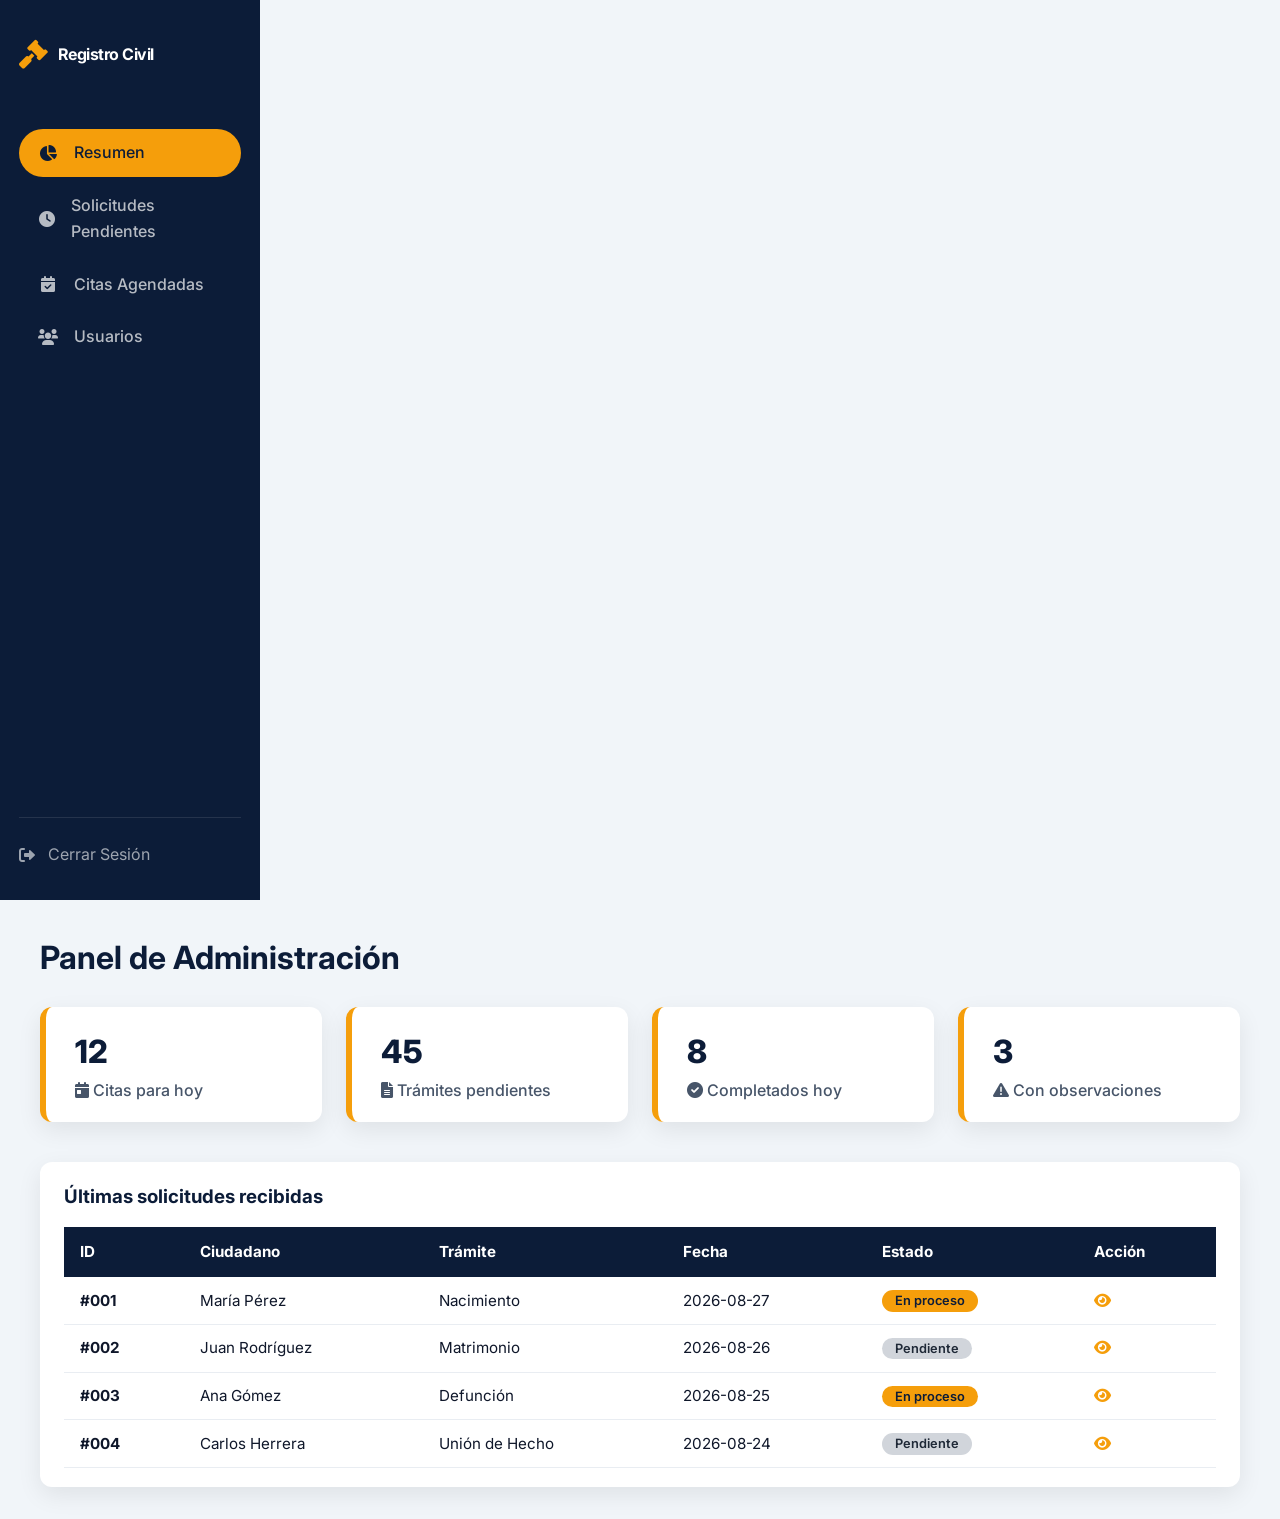
<file: dashboard.html>
<!DOCTYPE html>
<html lang="es">
<head>
  <meta charset="UTF-8">
  <meta name="viewport" content="width=device-width, initial-scale=1.0">
  <title>Dashboard · Registro Civil</title>
  <style>
/* ============================================
   REGISTRO CIVIL MUNICIPAL DE JIMÉNEZ
   Estilos completos - Versión embebida
   ============================================ */

/* ----- Reset y variables ----- */
* {
  margin: 0;
  padding: 0;
  box-sizing: border-box;
}

:root {
  --primary: #0c1c38;
  --primary-light: #1a2f4f;
  --accent: #f59e0b;
  --accent-hover: #d97706;
  --gray-bg: #f1f5f9;
  --white: #ffffff;
  --text-dark: #0f172a;
  --text-muted: #475569;
  --border-radius: 12px;
  --shadow: 0 8px 24px rgba(0,0,0,0.08);
  --transition: 0.25s ease;
}

html {
  scroll-behavior: smooth;
}

body {
  font-family: 'Inter', -apple-system, BlinkMacSystemFont, 'Segoe UI', Roboto, sans-serif;
  background: var(--gray-bg);
  color: var(--text-dark);
  line-height: 1.6;
  display: flex;
  flex-direction: column;
  min-height: 100vh;
}

a {
  text-decoration: none;
  color: inherit;
}

ul {
  list-style: none;
}

.container {
  max-width: 1200px;
  margin: 0 auto;
  padding: 0 1.5rem;
}

/* ----- Botones y CTAs ----- */
.btn {
  display: inline-flex;
  align-items: center;
  gap: 0.5rem;
  padding: 0.7rem 1.8rem;
  border-radius: 50px;
  font-weight: 600;
  font-size: 0.95rem;
  border: none;
  cursor: pointer;
  transition: all var(--transition);
  background: var(--white);
  color: var(--primary);
  border: 2px solid transparent;
}

.btn-primary {
  background: var(--accent);
  color: var(--primary);
  border-color: var(--accent);
}
.btn-primary:hover {
  background: var(--accent-hover);
  border-color: var(--accent-hover);
  transform: translateY(-2px);
  box-shadow: 0 8px 16px rgba(245, 158, 11, 0.3);
}

.btn-outline {
  background: transparent;
  border: 2px solid var(--white);
  color: var(--white);
}
.btn-outline:hover {
  background: var(--white);
  color: var(--primary);
}

.btn-secondary {
  background: var(--primary);
  color: var(--white);
}
.btn-secondary:hover {
  background: var(--primary-light);
}

/* ----- HEADER PÚBLICO ----- */
.public-header {
  background: var(--primary);
  color: var(--white);
  box-shadow: 0 4px 12px rgba(0,0,0,0.15);
}

.header-flex {
  display: flex;
  justify-content: space-between;
  align-items: center;
  padding: 0.8rem 0;
  flex-wrap: wrap;
}

.logo {
  display: flex;
  align-items: center;
  gap: 0.6rem;
}
.logo-icon {
  font-size: 1.8rem;
  color: var(--accent);
}
.logo-text {
  font-weight: 700;
  font-size: 1.2rem;
  letter-spacing: -0.5px;
}

.header-actions {
  display: flex;
  gap: 0.8rem;
  align-items: center;
}

/* ----- NAVEGACIÓN ----- */
.main-nav {
  background: var(--primary-light);
  border-top: 1px solid rgba(255,255,255,0.08);
}

.nav-flex {
  display: flex;
  justify-content: center;
}

.nav-links {
  display: flex;
  flex-wrap: wrap;
  gap: 0.2rem;
  padding: 0.3rem 0;
}
.nav-links li a {
  padding: 0.5rem 1.2rem;
  border-radius: 30px;
  font-weight: 500;
  font-size: 0.95rem;
  transition: all var(--transition);
  color: rgba(255,255,255,0.8);
}
.nav-links li a:hover,
.nav-links li a.active {
  background: var(--accent);
  color: var(--primary);
}

/* ----- HERO ----- */
.hero {
  padding: 3.5rem 0;
  color: var(--white);
}

.hero-grid {
  display: grid;
  grid-template-columns: 1fr 1fr;
  gap: 2.5rem;
  align-items: center;
}

.hero-text h1 {
  font-size: 2.6rem;
  font-weight: 800;
  letter-spacing: -1px;
  line-height: 1.2;
  margin-bottom: 1rem;
}
.hero-text p {
  font-size: 1.15rem;
  opacity: 0.9;
  margin-bottom: 1.8rem;
  max-width: 90%;
}
.hero-image {
  display: flex;
  justify-content: center;
  align-items: center;
}

/* ----- SECCIONES ----- */
.section {
  padding: 3.5rem 0;
}
.bg-light {
  background: var(--white);
}

.section-title {
  font-size: 2rem;
  font-weight: 700;
  margin-bottom: 2rem;
  color: var(--primary);
  letter-spacing: -0.5px;
  border-left: 6px solid var(--accent);
  padding-left: 1rem;
}

/* ----- GRID DE TARJETAS (4) ----- */
.card-grid-4 {
  display: grid;
  grid-template-columns: repeat(4, 1fr);
  gap: 1.8rem;
}

.card {
  background: var(--white);
  border-radius: var(--border-radius);
  padding: 1.8rem 1.5rem;
  box-shadow: var(--shadow);
  transition: all var(--transition);
  border: 1px solid #e9edf2;
}
.card:hover {
  transform: translateY(-6px);
  box-shadow: 0 16px 32px rgba(0,0,0,0.10);
}

.service-card {
  text-align: center;
}
.service-card i {
  font-size: 2.8rem;
  color: var(--accent);
  margin-bottom: 0.8rem;
}
.service-card h3 {
  font-size: 1.2rem;
  margin-bottom: 0.4rem;
  color: var(--primary);
}
.service-card p {
  color: var(--text-muted);
  font-size: 0.95rem;
}

/* ----- PÍLDORAS (requisitos) ----- */
.pill-group {
  display: flex;
  flex-wrap: wrap;
  gap: 0.8rem 1.2rem;
  justify-content: center;
}

.pill {
  background: var(--primary);
  color: var(--white);
  padding: 0.6rem 1.6rem;
  border-radius: 50px;
  font-weight: 500;
  display: inline-flex;
  align-items: center;
  gap: 0.5rem;
  font-size: 0.95rem;
  box-shadow: 0 2px 6px rgba(12, 28, 56, 0.15);
}
.pill i {
  color: var(--accent);
}

/* ----- UBICACIÓN Y CONTACTO (grid) ----- */
.contact-wrapper {
  display: grid;
  grid-template-columns: 2fr 1fr;
  gap: 2rem;
  background: var(--white);
  border-radius: var(--border-radius);
  padding: 1.8rem;
  box-shadow: var(--shadow);
}

.contact-info h3 {
  color: var(--primary);
  margin-bottom: 0.8rem;
}
.contact-info p {
  margin: 0.5rem 0;
  display: flex;
  align-items: center;
  gap: 0.6rem;
}
.contact-info i {
  color: var(--accent);
  width: 1.4rem;
}

/* ----- FOOTER ----- */
.public-footer {
  background: var(--primary);
  color: rgba(255,255,255,0.8);
  padding: 1.2rem 0;
  margin-top: auto;
  border-top: 2px solid var(--accent);
}

.footer-flex {
  display: flex;
  justify-content: space-between;
  align-items: center;
  flex-wrap: wrap;
  gap: 0.8rem;
}
.footer-social {
  display: flex;
  gap: 1rem;
}
.footer-social a {
  color: var(--white);
  font-size: 1.3rem;
  transition: color var(--transition);
}
.footer-social a:hover {
  color: var(--accent);
}

/* ============================================
   PÁGINAS DE TRÁMITES / REQUISITOS / CITAS / CONSULTAS
   ============================================ */

/* Grid de tarjetas de trámites (reutiliza card-grid-4 pero con más detalle) */
.tramite-grid {
  display: grid;
  grid-template-columns: repeat(auto-fit, minmax(220px, 1fr));
  gap: 1.8rem;
}
.tramite-card {
  background: var(--white);
  border-radius: var(--border-radius);
  padding: 1.5rem;
  box-shadow: var(--shadow);
  border-left: 6px solid var(--accent);
}
.tramite-card h3 {
  color: var(--primary);
  margin-bottom: 0.4rem;
}
.tramite-card p {
  color: var(--text-muted);
  font-size: 0.95rem;
}

/* Requisitos: listas estructuradas */
.requisitos-list {
  display: grid;
  grid-template-columns: repeat(auto-fit, minmax(250px, 1fr));
  gap: 1.8rem;
}
.requisitos-list .card {
  border-left: 6px solid var(--accent);
  padding: 1.5rem;
}
.requisitos-list .card h4 {
  color: var(--primary);
  margin-bottom: 0.8rem;
}
.requisitos-list .card ul {
  list-style: disc;
  padding-left: 1.4rem;
  color: var(--text-muted);
}
.requisitos-list .card ul li {
  margin-bottom: 0.3rem;
}

/* Formularios estáticos */
.form-card {
  background: var(--white);
  max-width: 620px;
  margin: 0 auto;
  padding: 2rem 2.5rem;
  border-radius: var(--border-radius);
  box-shadow: var(--shadow);
}
.form-group {
  margin-bottom: 1.2rem;
}
.form-group label {
  display: block;
  font-weight: 600;
  margin-bottom: 0.3rem;
  color: var(--primary);
}
.form-group input,
.form-group select {
  width: 100%;
  padding: 0.7rem 1rem;
  border-radius: 30px;
  border: 2px solid #d1d5db;
  font-family: inherit;
  transition: border var(--transition);
  background: var(--gray-bg);
}
.form-group input:focus,
.form-group select:focus {
  outline: none;
  border-color: var(--accent);
  background: var(--white);
}
.form-actions {
  display: flex;
  justify-content: flex-end;
  margin-top: 1.2rem;
}

/* Resultado simulado (consultas) */
.result-box {
  background: var(--white);
  border-radius: var(--border-radius);
  padding: 1.5rem 2rem;
  margin-top: 2rem;
  box-shadow: var(--shadow);
  border-left: 8px solid var(--accent);
}
.result-box .estado {
  font-weight: 700;
  font-size: 1.2rem;
}
.estado-verde {
  color: #16a34a;
}
.estado-amarillo {
  color: #ca8a04;
}

/* ============================================
   LOGIN (sin header/footer público)
   ============================================ */
.login-page {
  background: var(--gray-bg);
  min-height: 100vh;
  display: flex;
  align-items: center;
  justify-content: center;
  padding: 1.5rem;
}

.login-card {
  background: var(--white);
  max-width: 420px;
  width: 100%;
  padding: 2.5rem 2rem;
  border-radius: var(--border-radius);
  box-shadow: 0 24px 48px rgba(0,0,0,0.15);
  text-align: center;
}
.login-card .logo-icon {
  font-size: 3rem;
  color: var(--accent);
}
.login-card h2 {
  color: var(--primary);
  margin: 0.5rem 0 1.2rem;
}
.login-card .form-group {
  text-align: left;
}
.login-card .btn-primary {
  width: 100%;
  justify-content: center;
  padding: 0.8rem;
}

/* ============================================
   DASHBOARD (sidebar + contenido)
   ============================================ */
.dashboard-body {
  background: var(--gray-bg);
  display: flex;
  min-height: 100vh;
  font-family: 'Inter', sans-serif;
}

.dashboard-sidebar {
  width: 260px;
  background: var(--primary);
  color: var(--white);
  padding: 2rem 1.2rem;
  display: flex;
  flex-direction: column;
  gap: 2rem;
  flex-shrink: 0;
  position: sticky;
  top: 0;
  height: 100vh;
}
.dashboard-sidebar .logo {
  margin-bottom: 1.2rem;
}
.dashboard-sidebar .logo-text {
  font-size: 1rem;
}
.sidebar-menu {
  display: flex;
  flex-direction: column;
  gap: 0.3rem;
}
.sidebar-menu a {
  padding: 0.7rem 1rem;
  border-radius: 30px;
  display: flex;
  align-items: center;
  gap: 0.8rem;
  color: rgba(255,255,255,0.7);
  transition: all var(--transition);
  font-weight: 500;
}
.sidebar-menu a:hover,
.sidebar-menu a.active {
  background: var(--accent);
  color: var(--primary);
}
.sidebar-menu a i {
  width: 1.6rem;
  text-align: center;
}
.sidebar-footer {
  margin-top: auto;
  border-top: 1px solid rgba(255,255,255,0.1);
  padding-top: 1.5rem;
}
.sidebar-footer a {
  color: rgba(255,255,255,0.6);
  display: flex;
  align-items: center;
  gap: 0.8rem;
}
.sidebar-footer a:hover {
  color: var(--accent);
}

.dashboard-main {
  flex: 1;
  padding: 2rem 2.5rem;
}

.dash-stats {
  display: grid;
  grid-template-columns: repeat(auto-fit, minmax(180px, 1fr));
  gap: 1.5rem;
  margin-bottom: 2.5rem;
}
.stat-card {
  background: var(--white);
  border-radius: var(--border-radius);
  padding: 1.2rem 1.8rem;
  box-shadow: var(--shadow);
  border-left: 6px solid var(--accent);
}
.stat-card .stat-number {
  font-size: 2rem;
  font-weight: 800;
  color: var(--primary);
}
.stat-card .stat-label {
  color: var(--text-muted);
  font-weight: 500;
}

.dash-table {
  background: var(--white);
  border-radius: var(--border-radius);
  padding: 1.2rem 1.5rem;
  box-shadow: var(--shadow);
  overflow-x: auto;
}
.dash-table table {
  width: 100%;
  border-collapse: collapse;
  font-size: 0.95rem;
}
.dash-table th {
  background: var(--primary);
  color: var(--white);
  padding: 0.8rem 1rem;
  text-align: left;
}
.dash-table td {
  padding: 0.7rem 1rem;
  border-bottom: 1px solid #e9edf2;
}
.dash-table .badge {
  background: var(--accent);
  color: var(--primary);
  padding: 0.2rem 0.8rem;
  border-radius: 50px;
  font-weight: 600;
  font-size: 0.8rem;
}
.dash-table .badge-secondary {
  background: #d1d5db;
  color: #1f2937;
}

/* ----- RESPONSIVE ----- */
@media (max-width: 992px) {
  .hero-grid {
    grid-template-columns: 1fr;
    text-align: center;
  }
  .hero-text p {
    max-width: 100%;
  }
  .card-grid-4 {
    grid-template-columns: repeat(2, 1fr);
  }
  .contact-wrapper {
    grid-template-columns: 1fr;
  }
  .dashboard-sidebar {
    width: 220px;
    padding: 1.2rem;
  }
  .dashboard-main {
    padding: 1.5rem;
  }
}

@media (max-width: 700px) {
  .header-flex {
    flex-direction: column;
    gap: 0.5rem;
  }
  .nav-links {
    justify-content: center;
  }
  .card-grid-4 {
    grid-template-columns: 1fr 1fr;
  }
  .hero-text h1 {
    font-size: 2rem;
  }
  .form-card {
    padding: 1.5rem;
  }
  .dashboard-body {
    flex-direction: column;
  }
  .dashboard-sidebar {
    width: 100%;
    height: auto;
    position: relative;
    flex-direction: row;
    flex-wrap: wrap;
    padding: 1rem;
    gap: 0.5rem;
  }
  .dashboard-sidebar .logo {
    margin-bottom: 0;
  }
  .sidebar-menu {
    flex-direction: row;
    flex-wrap: wrap;
  }
  .sidebar-footer {
    margin-top: 0;
    border-top: none;
    padding-top: 0;
  }
  .dash-stats {
    grid-template-columns: 1fr 1fr;
  }
}

@media (max-width: 480px) {
  .card-grid-4 {
    grid-template-columns: 1fr;
  }
  .dash-stats {
    grid-template-columns: 1fr;
  }
  .nav-links li a {
    padding: 0.3rem 0.8rem;
    font-size: 0.85rem;
  }
}
</style>
  <link rel="preconnect" href="https://fonts.googleapis.com">
  <link rel="preconnect" href="https://fonts.gstatic.com" crossorigin>
  <link href="https://fonts.googleapis.com/css2?family=Inter:opsz@14..32&display=swap" rel="stylesheet">
  <link rel="stylesheet" href="https://cdnjs.cloudflare.com/ajax/libs/font-awesome/6.0.0-beta3/css/all.min.css">
</head>
<body class="dashboard-body">
  <!-- Sidebar -->
  <aside class="dashboard-sidebar">
    <div class="logo">
      <span class="logo-icon"><i class="fas fa-gavel"></i></span>
      <span class="logo-text">Registro Civil</span>
    </div>
    <nav class="sidebar-menu">
      <a href="#" class="active"><i class="fas fa-chart-pie"></i> Resumen</a>
      <a href="#"><i class="fas fa-clock"></i> Solicitudes Pendientes</a>
      <a href="#"><i class="fas fa-calendar-check"></i> Citas Agendadas</a>
      <a href="#"><i class="fas fa-users"></i> Usuarios</a>
    </nav>
    <div class="sidebar-footer">
      <a href="index.html"><i class="fas fa-sign-out-alt"></i> Cerrar Sesión</a>
    </div>
  </aside>

  <!-- Contenido principal -->
  <main class="dashboard-main">
    <h1 style="color:var(--primary); margin-bottom:1.5rem;">Panel de Administración</h1>
    
    <!-- Tarjetas de resumen -->
    <div class="dash-stats">
      <div class="stat-card">
        <div class="stat-number">12</div>
        <div class="stat-label"><i class="fas fa-calendar-day"></i> Citas para hoy</div>
      </div>
      <div class="stat-card">
        <div class="stat-number">45</div>
        <div class="stat-label"><i class="fas fa-file-alt"></i> Trámites pendientes</div>
      </div>
      <div class="stat-card">
        <div class="stat-number">8</div>
        <div class="stat-label"><i class="fas fa-check-circle"></i> Completados hoy</div>
      </div>
      <div class="stat-card">
        <div class="stat-number">3</div>
        <div class="stat-label"><i class="fas fa-exclamation-triangle"></i> Con observaciones</div>
      </div>
    </div>

    <!-- Tabla de solicitudes recientes -->
    <div class="dash-table">
      <h3 style="margin-bottom:1rem; color:var(--primary);">Últimas solicitudes recibidas</h3>
      <table>
        <thead>
          <tr>
            <th>ID</th>
            <th>Ciudadano</th>
            <th>Trámite</th>
            <th>Fecha</th>
            <th>Estado</th>
            <th>Acción</th>
          </tr>
        </thead>
        <tbody>
          <tr>
            <td><strong>#001</strong></td>
            <td>María Pérez</td>
            <td>Nacimiento</td>
            <td>2026-08-27</td>
            <td><span class="badge">En proceso</span></td>
            <td><a href="#" style="color:var(--accent);"><i class="fas fa-eye"></i></a></td>
          </tr>
          <tr>
            <td><strong>#002</strong></td>
            <td>Juan Rodríguez</td>
            <td>Matrimonio</td>
            <td>2026-08-26</td>
            <td><span class="badge badge-secondary">Pendiente</span></td>
            <td><a href="#" style="color:var(--accent);"><i class="fas fa-eye"></i></a></td>
          </tr>
          <tr>
            <td><strong>#003</strong></td>
            <td>Ana Gómez</td>
            <td>Defunción</td>
            <td>2026-08-25</td>
            <td><span class="badge">En proceso</span></td>
            <td><a href="#" style="color:var(--accent);"><i class="fas fa-eye"></i></a></td>
          </tr>
          <tr>
            <td><strong>#004</strong></td>
            <td>Carlos Herrera</td>
            <td>Unión de Hecho</td>
            <td>2026-08-24</td>
            <td><span class="badge badge-secondary">Pendiente</span></td>
            <td><a href="#" style="color:var(--accent);"><i class="fas fa-eye"></i></a></td>
          </tr>
        </tbody>
      </table>
    </div>
  </main>
</body>
</html>
</file>
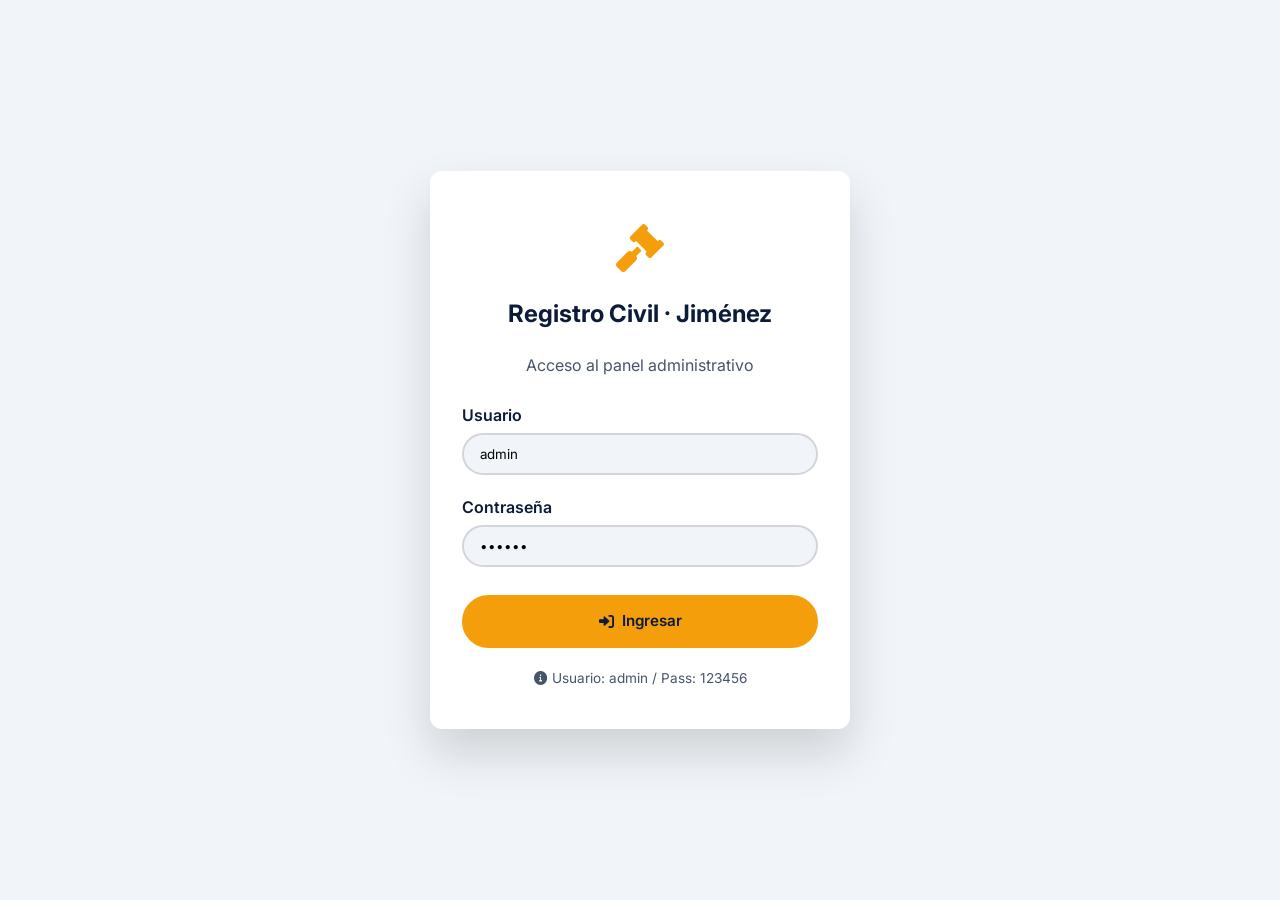
<file: login.html>
<!DOCTYPE html>
<html lang="es">
<head>
  <meta charset="UTF-8">
  <meta name="viewport" content="width=device-width, initial-scale=1.0">
  <title>Login · Registro Civil</title>
  <style>
/* ============================================
   REGISTRO CIVIL MUNICIPAL DE JIMÉNEZ
   Estilos completos - Versión embebida
   ============================================ */

/* ----- Reset y variables ----- */
* {
  margin: 0;
  padding: 0;
  box-sizing: border-box;
}

:root {
  --primary: #0c1c38;
  --primary-light: #1a2f4f;
  --accent: #f59e0b;
  --accent-hover: #d97706;
  --gray-bg: #f1f5f9;
  --white: #ffffff;
  --text-dark: #0f172a;
  --text-muted: #475569;
  --border-radius: 12px;
  --shadow: 0 8px 24px rgba(0,0,0,0.08);
  --transition: 0.25s ease;
}

html {
  scroll-behavior: smooth;
}

body {
  font-family: 'Inter', -apple-system, BlinkMacSystemFont, 'Segoe UI', Roboto, sans-serif;
  background: var(--gray-bg);
  color: var(--text-dark);
  line-height: 1.6;
  display: flex;
  flex-direction: column;
  min-height: 100vh;
}

a {
  text-decoration: none;
  color: inherit;
}

ul {
  list-style: none;
}

.container {
  max-width: 1200px;
  margin: 0 auto;
  padding: 0 1.5rem;
}

/* ----- Botones y CTAs ----- */
.btn {
  display: inline-flex;
  align-items: center;
  gap: 0.5rem;
  padding: 0.7rem 1.8rem;
  border-radius: 50px;
  font-weight: 600;
  font-size: 0.95rem;
  border: none;
  cursor: pointer;
  transition: all var(--transition);
  background: var(--white);
  color: var(--primary);
  border: 2px solid transparent;
}

.btn-primary {
  background: var(--accent);
  color: var(--primary);
  border-color: var(--accent);
}
.btn-primary:hover {
  background: var(--accent-hover);
  border-color: var(--accent-hover);
  transform: translateY(-2px);
  box-shadow: 0 8px 16px rgba(245, 158, 11, 0.3);
}

.btn-outline {
  background: transparent;
  border: 2px solid var(--white);
  color: var(--white);
}
.btn-outline:hover {
  background: var(--white);
  color: var(--primary);
}

.btn-secondary {
  background: var(--primary);
  color: var(--white);
}
.btn-secondary:hover {
  background: var(--primary-light);
}

/* ----- HEADER PÚBLICO ----- */
.public-header {
  background: var(--primary);
  color: var(--white);
  box-shadow: 0 4px 12px rgba(0,0,0,0.15);
}

.header-flex {
  display: flex;
  justify-content: space-between;
  align-items: center;
  padding: 0.8rem 0;
  flex-wrap: wrap;
}

.logo {
  display: flex;
  align-items: center;
  gap: 0.6rem;
}
.logo-icon {
  font-size: 1.8rem;
  color: var(--accent);
}
.logo-text {
  font-weight: 700;
  font-size: 1.2rem;
  letter-spacing: -0.5px;
}

.header-actions {
  display: flex;
  gap: 0.8rem;
  align-items: center;
}

/* ----- NAVEGACIÓN ----- */
.main-nav {
  background: var(--primary-light);
  border-top: 1px solid rgba(255,255,255,0.08);
}

.nav-flex {
  display: flex;
  justify-content: center;
}

.nav-links {
  display: flex;
  flex-wrap: wrap;
  gap: 0.2rem;
  padding: 0.3rem 0;
}
.nav-links li a {
  padding: 0.5rem 1.2rem;
  border-radius: 30px;
  font-weight: 500;
  font-size: 0.95rem;
  transition: all var(--transition);
  color: rgba(255,255,255,0.8);
}
.nav-links li a:hover,
.nav-links li a.active {
  background: var(--accent);
  color: var(--primary);
}

/* ----- HERO ----- */
.hero {
  padding: 3.5rem 0;
  color: var(--white);
}

.hero-grid {
  display: grid;
  grid-template-columns: 1fr 1fr;
  gap: 2.5rem;
  align-items: center;
}

.hero-text h1 {
  font-size: 2.6rem;
  font-weight: 800;
  letter-spacing: -1px;
  line-height: 1.2;
  margin-bottom: 1rem;
}
.hero-text p {
  font-size: 1.15rem;
  opacity: 0.9;
  margin-bottom: 1.8rem;
  max-width: 90%;
}
.hero-image {
  display: flex;
  justify-content: center;
  align-items: center;
}

/* ----- SECCIONES ----- */
.section {
  padding: 3.5rem 0;
}
.bg-light {
  background: var(--white);
}

.section-title {
  font-size: 2rem;
  font-weight: 700;
  margin-bottom: 2rem;
  color: var(--primary);
  letter-spacing: -0.5px;
  border-left: 6px solid var(--accent);
  padding-left: 1rem;
}

/* ----- GRID DE TARJETAS (4) ----- */
.card-grid-4 {
  display: grid;
  grid-template-columns: repeat(4, 1fr);
  gap: 1.8rem;
}

.card {
  background: var(--white);
  border-radius: var(--border-radius);
  padding: 1.8rem 1.5rem;
  box-shadow: var(--shadow);
  transition: all var(--transition);
  border: 1px solid #e9edf2;
}
.card:hover {
  transform: translateY(-6px);
  box-shadow: 0 16px 32px rgba(0,0,0,0.10);
}

.service-card {
  text-align: center;
}
.service-card i {
  font-size: 2.8rem;
  color: var(--accent);
  margin-bottom: 0.8rem;
}
.service-card h3 {
  font-size: 1.2rem;
  margin-bottom: 0.4rem;
  color: var(--primary);
}
.service-card p {
  color: var(--text-muted);
  font-size: 0.95rem;
}

/* ----- PÍLDORAS (requisitos) ----- */
.pill-group {
  display: flex;
  flex-wrap: wrap;
  gap: 0.8rem 1.2rem;
  justify-content: center;
}

.pill {
  background: var(--primary);
  color: var(--white);
  padding: 0.6rem 1.6rem;
  border-radius: 50px;
  font-weight: 500;
  display: inline-flex;
  align-items: center;
  gap: 0.5rem;
  font-size: 0.95rem;
  box-shadow: 0 2px 6px rgba(12, 28, 56, 0.15);
}
.pill i {
  color: var(--accent);
}

/* ----- UBICACIÓN Y CONTACTO (grid) ----- */
.contact-wrapper {
  display: grid;
  grid-template-columns: 2fr 1fr;
  gap: 2rem;
  background: var(--white);
  border-radius: var(--border-radius);
  padding: 1.8rem;
  box-shadow: var(--shadow);
}

.contact-info h3 {
  color: var(--primary);
  margin-bottom: 0.8rem;
}
.contact-info p {
  margin: 0.5rem 0;
  display: flex;
  align-items: center;
  gap: 0.6rem;
}
.contact-info i {
  color: var(--accent);
  width: 1.4rem;
}

/* ----- FOOTER ----- */
.public-footer {
  background: var(--primary);
  color: rgba(255,255,255,0.8);
  padding: 1.2rem 0;
  margin-top: auto;
  border-top: 2px solid var(--accent);
}

.footer-flex {
  display: flex;
  justify-content: space-between;
  align-items: center;
  flex-wrap: wrap;
  gap: 0.8rem;
}
.footer-social {
  display: flex;
  gap: 1rem;
}
.footer-social a {
  color: var(--white);
  font-size: 1.3rem;
  transition: color var(--transition);
}
.footer-social a:hover {
  color: var(--accent);
}

/* ============================================
   PÁGINAS DE TRÁMITES / REQUISITOS / CITAS / CONSULTAS
   ============================================ */

/* Grid de tarjetas de trámites (reutiliza card-grid-4 pero con más detalle) */
.tramite-grid {
  display: grid;
  grid-template-columns: repeat(auto-fit, minmax(220px, 1fr));
  gap: 1.8rem;
}
.tramite-card {
  background: var(--white);
  border-radius: var(--border-radius);
  padding: 1.5rem;
  box-shadow: var(--shadow);
  border-left: 6px solid var(--accent);
}
.tramite-card h3 {
  color: var(--primary);
  margin-bottom: 0.4rem;
}
.tramite-card p {
  color: var(--text-muted);
  font-size: 0.95rem;
}

/* Requisitos: listas estructuradas */
.requisitos-list {
  display: grid;
  grid-template-columns: repeat(auto-fit, minmax(250px, 1fr));
  gap: 1.8rem;
}
.requisitos-list .card {
  border-left: 6px solid var(--accent);
  padding: 1.5rem;
}
.requisitos-list .card h4 {
  color: var(--primary);
  margin-bottom: 0.8rem;
}
.requisitos-list .card ul {
  list-style: disc;
  padding-left: 1.4rem;
  color: var(--text-muted);
}
.requisitos-list .card ul li {
  margin-bottom: 0.3rem;
}

/* Formularios estáticos */
.form-card {
  background: var(--white);
  max-width: 620px;
  margin: 0 auto;
  padding: 2rem 2.5rem;
  border-radius: var(--border-radius);
  box-shadow: var(--shadow);
}
.form-group {
  margin-bottom: 1.2rem;
}
.form-group label {
  display: block;
  font-weight: 600;
  margin-bottom: 0.3rem;
  color: var(--primary);
}
.form-group input,
.form-group select {
  width: 100%;
  padding: 0.7rem 1rem;
  border-radius: 30px;
  border: 2px solid #d1d5db;
  font-family: inherit;
  transition: border var(--transition);
  background: var(--gray-bg);
}
.form-group input:focus,
.form-group select:focus {
  outline: none;
  border-color: var(--accent);
  background: var(--white);
}
.form-actions {
  display: flex;
  justify-content: flex-end;
  margin-top: 1.2rem;
}

/* Resultado simulado (consultas) */
.result-box {
  background: var(--white);
  border-radius: var(--border-radius);
  padding: 1.5rem 2rem;
  margin-top: 2rem;
  box-shadow: var(--shadow);
  border-left: 8px solid var(--accent);
}
.result-box .estado {
  font-weight: 700;
  font-size: 1.2rem;
}
.estado-verde {
  color: #16a34a;
}
.estado-amarillo {
  color: #ca8a04;
}

/* ============================================
   LOGIN (sin header/footer público)
   ============================================ */
.login-page {
  background: var(--gray-bg);
  min-height: 100vh;
  display: flex;
  align-items: center;
  justify-content: center;
  padding: 1.5rem;
}

.login-card {
  background: var(--white);
  max-width: 420px;
  width: 100%;
  padding: 2.5rem 2rem;
  border-radius: var(--border-radius);
  box-shadow: 0 24px 48px rgba(0,0,0,0.15);
  text-align: center;
}
.login-card .logo-icon {
  font-size: 3rem;
  color: var(--accent);
}
.login-card h2 {
  color: var(--primary);
  margin: 0.5rem 0 1.2rem;
}
.login-card .form-group {
  text-align: left;
}
.login-card .btn-primary {
  width: 100%;
  justify-content: center;
  padding: 0.8rem;
}

/* ============================================
   DASHBOARD (sidebar + contenido)
   ============================================ */
.dashboard-body {
  background: var(--gray-bg);
  display: flex;
  min-height: 100vh;
  font-family: 'Inter', sans-serif;
}

.dashboard-sidebar {
  width: 260px;
  background: var(--primary);
  color: var(--white);
  padding: 2rem 1.2rem;
  display: flex;
  flex-direction: column;
  gap: 2rem;
  flex-shrink: 0;
  position: sticky;
  top: 0;
  height: 100vh;
}
.dashboard-sidebar .logo {
  margin-bottom: 1.2rem;
}
.dashboard-sidebar .logo-text {
  font-size: 1rem;
}
.sidebar-menu {
  display: flex;
  flex-direction: column;
  gap: 0.3rem;
}
.sidebar-menu a {
  padding: 0.7rem 1rem;
  border-radius: 30px;
  display: flex;
  align-items: center;
  gap: 0.8rem;
  color: rgba(255,255,255,0.7);
  transition: all var(--transition);
  font-weight: 500;
}
.sidebar-menu a:hover,
.sidebar-menu a.active {
  background: var(--accent);
  color: var(--primary);
}
.sidebar-menu a i {
  width: 1.6rem;
  text-align: center;
}
.sidebar-footer {
  margin-top: auto;
  border-top: 1px solid rgba(255,255,255,0.1);
  padding-top: 1.5rem;
}
.sidebar-footer a {
  color: rgba(255,255,255,0.6);
  display: flex;
  align-items: center;
  gap: 0.8rem;
}
.sidebar-footer a:hover {
  color: var(--accent);
}

.dashboard-main {
  flex: 1;
  padding: 2rem 2.5rem;
}

.dash-stats {
  display: grid;
  grid-template-columns: repeat(auto-fit, minmax(180px, 1fr));
  gap: 1.5rem;
  margin-bottom: 2.5rem;
}
.stat-card {
  background: var(--white);
  border-radius: var(--border-radius);
  padding: 1.2rem 1.8rem;
  box-shadow: var(--shadow);
  border-left: 6px solid var(--accent);
}
.stat-card .stat-number {
  font-size: 2rem;
  font-weight: 800;
  color: var(--primary);
}
.stat-card .stat-label {
  color: var(--text-muted);
  font-weight: 500;
}

.dash-table {
  background: var(--white);
  border-radius: var(--border-radius);
  padding: 1.2rem 1.5rem;
  box-shadow: var(--shadow);
  overflow-x: auto;
}
.dash-table table {
  width: 100%;
  border-collapse: collapse;
  font-size: 0.95rem;
}
.dash-table th {
  background: var(--primary);
  color: var(--white);
  padding: 0.8rem 1rem;
  text-align: left;
}
.dash-table td {
  padding: 0.7rem 1rem;
  border-bottom: 1px solid #e9edf2;
}
.dash-table .badge {
  background: var(--accent);
  color: var(--primary);
  padding: 0.2rem 0.8rem;
  border-radius: 50px;
  font-weight: 600;
  font-size: 0.8rem;
}
.dash-table .badge-secondary {
  background: #d1d5db;
  color: #1f2937;
}

/* ----- RESPONSIVE ----- */
@media (max-width: 992px) {
  .hero-grid {
    grid-template-columns: 1fr;
    text-align: center;
  }
  .hero-text p {
    max-width: 100%;
  }
  .card-grid-4 {
    grid-template-columns: repeat(2, 1fr);
  }
  .contact-wrapper {
    grid-template-columns: 1fr;
  }
  .dashboard-sidebar {
    width: 220px;
    padding: 1.2rem;
  }
  .dashboard-main {
    padding: 1.5rem;
  }
}

@media (max-width: 700px) {
  .header-flex {
    flex-direction: column;
    gap: 0.5rem;
  }
  .nav-links {
    justify-content: center;
  }
  .card-grid-4 {
    grid-template-columns: 1fr 1fr;
  }
  .hero-text h1 {
    font-size: 2rem;
  }
  .form-card {
    padding: 1.5rem;
  }
  .dashboard-body {
    flex-direction: column;
  }
  .dashboard-sidebar {
    width: 100%;
    height: auto;
    position: relative;
    flex-direction: row;
    flex-wrap: wrap;
    padding: 1rem;
    gap: 0.5rem;
  }
  .dashboard-sidebar .logo {
    margin-bottom: 0;
  }
  .sidebar-menu {
    flex-direction: row;
    flex-wrap: wrap;
  }
  .sidebar-footer {
    margin-top: 0;
    border-top: none;
    padding-top: 0;
  }
  .dash-stats {
    grid-template-columns: 1fr 1fr;
  }
}

@media (max-width: 480px) {
  .card-grid-4 {
    grid-template-columns: 1fr;
  }
  .dash-stats {
    grid-template-columns: 1fr;
  }
  .nav-links li a {
    padding: 0.3rem 0.8rem;
    font-size: 0.85rem;
  }
}
</style>
  <link rel="preconnect" href="https://fonts.googleapis.com">
  <link rel="preconnect" href="https://fonts.gstatic.com" crossorigin>
  <link href="https://fonts.googleapis.com/css2?family=Inter:opsz@14..32&display=swap" rel="stylesheet">
  <link rel="stylesheet" href="https://cdnjs.cloudflare.com/ajax/libs/font-awesome/6.0.0-beta3/css/all.min.css">
</head>
<body class="login-page">
  <div class="login-card">
    <div class="logo-icon"><i class="fas fa-gavel"></i></div>
    <h2>Registro Civil · Jiménez</h2>
    <p style="color:var(--text-muted); margin-bottom: 1.5rem;">Acceso al panel administrativo</p>
    <form>
      <div class="form-group">
        <label for="usuario">Usuario</label>
        <input type="text" id="usuario" placeholder="admin" value="admin">
      </div>
      <div class="form-group">
        <label for="password">Contraseña</label>
        <input type="password" id="password" placeholder="••••••••" value="123456">
      </div>
      <a href="dashboard.html" class="btn btn-primary" style="width:100%; justify-content:center; margin-top:0.5rem;">
        <i class="fas fa-sign-in-alt"></i> Ingresar
      </a>
    </form>
    <p style="margin-top:1.2rem; font-size:0.85rem; color:var(--text-muted);">
      <i class="fas fa-info-circle"></i> Usuario: admin / Pass: 123456
    </p>
  </div>
</body>
</html>
</file>
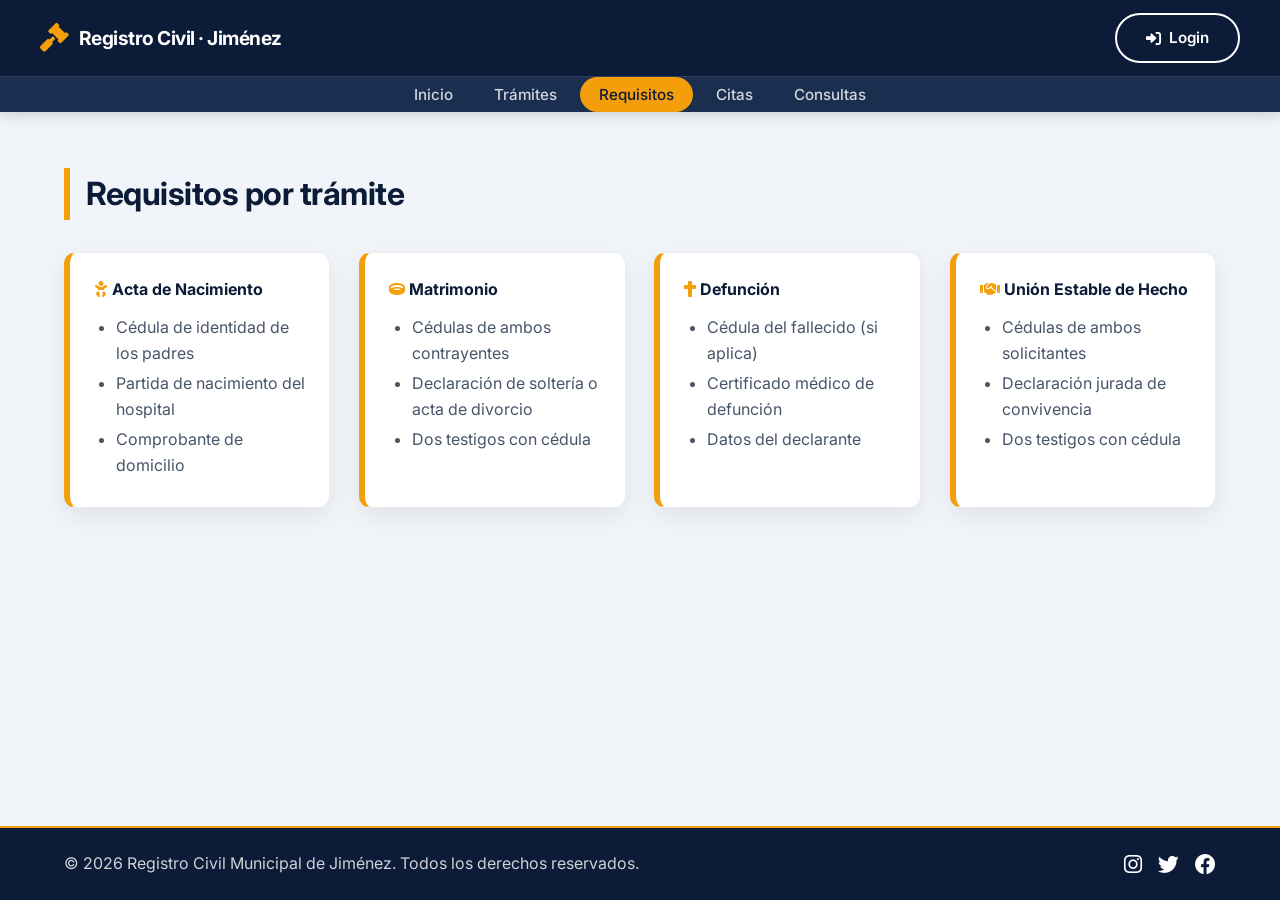
<file: requisitos.html>
<!DOCTYPE html>
<html lang="es">
<head>
  <meta charset="UTF-8">
  <meta name="viewport" content="width=device-width, initial-scale=1.0">
  <title>Requisitos · Registro Civil Jiménez</title>
  <style>
/* ============================================
   REGISTRO CIVIL MUNICIPAL DE JIMÉNEZ
   Estilos completos - Versión embebida
   ============================================ */

/* ----- Reset y variables ----- */
* {
  margin: 0;
  padding: 0;
  box-sizing: border-box;
}

:root {
  --primary: #0c1c38;
  --primary-light: #1a2f4f;
  --accent: #f59e0b;
  --accent-hover: #d97706;
  --gray-bg: #f1f5f9;
  --white: #ffffff;
  --text-dark: #0f172a;
  --text-muted: #475569;
  --border-radius: 12px;
  --shadow: 0 8px 24px rgba(0,0,0,0.08);
  --transition: 0.25s ease;
}

html {
  scroll-behavior: smooth;
}

body {
  font-family: 'Inter', -apple-system, BlinkMacSystemFont, 'Segoe UI', Roboto, sans-serif;
  background: var(--gray-bg);
  color: var(--text-dark);
  line-height: 1.6;
  display: flex;
  flex-direction: column;
  min-height: 100vh;
}

a {
  text-decoration: none;
  color: inherit;
}

ul {
  list-style: none;
}

.container {
  max-width: 1200px;
  margin: 0 auto;
  padding: 0 1.5rem;
}

/* ----- Botones y CTAs ----- */
.btn {
  display: inline-flex;
  align-items: center;
  gap: 0.5rem;
  padding: 0.7rem 1.8rem;
  border-radius: 50px;
  font-weight: 600;
  font-size: 0.95rem;
  border: none;
  cursor: pointer;
  transition: all var(--transition);
  background: var(--white);
  color: var(--primary);
  border: 2px solid transparent;
}

.btn-primary {
  background: var(--accent);
  color: var(--primary);
  border-color: var(--accent);
}
.btn-primary:hover {
  background: var(--accent-hover);
  border-color: var(--accent-hover);
  transform: translateY(-2px);
  box-shadow: 0 8px 16px rgba(245, 158, 11, 0.3);
}

.btn-outline {
  background: transparent;
  border: 2px solid var(--white);
  color: var(--white);
}
.btn-outline:hover {
  background: var(--white);
  color: var(--primary);
}

.btn-secondary {
  background: var(--primary);
  color: var(--white);
}
.btn-secondary:hover {
  background: var(--primary-light);
}

/* ----- HEADER PÚBLICO ----- */
.public-header {
  background: var(--primary);
  color: var(--white);
  box-shadow: 0 4px 12px rgba(0,0,0,0.15);
}

.header-flex {
  display: flex;
  justify-content: space-between;
  align-items: center;
  padding: 0.8rem 0;
  flex-wrap: wrap;
}

.logo {
  display: flex;
  align-items: center;
  gap: 0.6rem;
}
.logo-icon {
  font-size: 1.8rem;
  color: var(--accent);
}
.logo-text {
  font-weight: 700;
  font-size: 1.2rem;
  letter-spacing: -0.5px;
}

.header-actions {
  display: flex;
  gap: 0.8rem;
  align-items: center;
}

/* ----- NAVEGACIÓN ----- */
.main-nav {
  background: var(--primary-light);
  border-top: 1px solid rgba(255,255,255,0.08);
}

.nav-flex {
  display: flex;
  justify-content: center;
}

.nav-links {
  display: flex;
  flex-wrap: wrap;
  gap: 0.2rem;
  padding: 0.3rem 0;
}
.nav-links li a {
  padding: 0.5rem 1.2rem;
  border-radius: 30px;
  font-weight: 500;
  font-size: 0.95rem;
  transition: all var(--transition);
  color: rgba(255,255,255,0.8);
}
.nav-links li a:hover,
.nav-links li a.active {
  background: var(--accent);
  color: var(--primary);
}

/* ----- HERO ----- */
.hero {
  padding: 3.5rem 0;
  color: var(--white);
}

.hero-grid {
  display: grid;
  grid-template-columns: 1fr 1fr;
  gap: 2.5rem;
  align-items: center;
}

.hero-text h1 {
  font-size: 2.6rem;
  font-weight: 800;
  letter-spacing: -1px;
  line-height: 1.2;
  margin-bottom: 1rem;
}
.hero-text p {
  font-size: 1.15rem;
  opacity: 0.9;
  margin-bottom: 1.8rem;
  max-width: 90%;
}
.hero-image {
  display: flex;
  justify-content: center;
  align-items: center;
}

/* ----- SECCIONES ----- */
.section {
  padding: 3.5rem 0;
}
.bg-light {
  background: var(--white);
}

.section-title {
  font-size: 2rem;
  font-weight: 700;
  margin-bottom: 2rem;
  color: var(--primary);
  letter-spacing: -0.5px;
  border-left: 6px solid var(--accent);
  padding-left: 1rem;
}

/* ----- GRID DE TARJETAS (4) ----- */
.card-grid-4 {
  display: grid;
  grid-template-columns: repeat(4, 1fr);
  gap: 1.8rem;
}

.card {
  background: var(--white);
  border-radius: var(--border-radius);
  padding: 1.8rem 1.5rem;
  box-shadow: var(--shadow);
  transition: all var(--transition);
  border: 1px solid #e9edf2;
}
.card:hover {
  transform: translateY(-6px);
  box-shadow: 0 16px 32px rgba(0,0,0,0.10);
}

.service-card {
  text-align: center;
}
.service-card i {
  font-size: 2.8rem;
  color: var(--accent);
  margin-bottom: 0.8rem;
}
.service-card h3 {
  font-size: 1.2rem;
  margin-bottom: 0.4rem;
  color: var(--primary);
}
.service-card p {
  color: var(--text-muted);
  font-size: 0.95rem;
}

/* ----- PÍLDORAS (requisitos) ----- */
.pill-group {
  display: flex;
  flex-wrap: wrap;
  gap: 0.8rem 1.2rem;
  justify-content: center;
}

.pill {
  background: var(--primary);
  color: var(--white);
  padding: 0.6rem 1.6rem;
  border-radius: 50px;
  font-weight: 500;
  display: inline-flex;
  align-items: center;
  gap: 0.5rem;
  font-size: 0.95rem;
  box-shadow: 0 2px 6px rgba(12, 28, 56, 0.15);
}
.pill i {
  color: var(--accent);
}

/* ----- UBICACIÓN Y CONTACTO (grid) ----- */
.contact-wrapper {
  display: grid;
  grid-template-columns: 2fr 1fr;
  gap: 2rem;
  background: var(--white);
  border-radius: var(--border-radius);
  padding: 1.8rem;
  box-shadow: var(--shadow);
}

.contact-info h3 {
  color: var(--primary);
  margin-bottom: 0.8rem;
}
.contact-info p {
  margin: 0.5rem 0;
  display: flex;
  align-items: center;
  gap: 0.6rem;
}
.contact-info i {
  color: var(--accent);
  width: 1.4rem;
}

/* ----- FOOTER ----- */
.public-footer {
  background: var(--primary);
  color: rgba(255,255,255,0.8);
  padding: 1.2rem 0;
  margin-top: auto;
  border-top: 2px solid var(--accent);
}

.footer-flex {
  display: flex;
  justify-content: space-between;
  align-items: center;
  flex-wrap: wrap;
  gap: 0.8rem;
}
.footer-social {
  display: flex;
  gap: 1rem;
}
.footer-social a {
  color: var(--white);
  font-size: 1.3rem;
  transition: color var(--transition);
}
.footer-social a:hover {
  color: var(--accent);
}

/* ============================================
   PÁGINAS DE TRÁMITES / REQUISITOS / CITAS / CONSULTAS
   ============================================ */

/* Grid de tarjetas de trámites (reutiliza card-grid-4 pero con más detalle) */
.tramite-grid {
  display: grid;
  grid-template-columns: repeat(auto-fit, minmax(220px, 1fr));
  gap: 1.8rem;
}
.tramite-card {
  background: var(--white);
  border-radius: var(--border-radius);
  padding: 1.5rem;
  box-shadow: var(--shadow);
  border-left: 6px solid var(--accent);
}
.tramite-card h3 {
  color: var(--primary);
  margin-bottom: 0.4rem;
}
.tramite-card p {
  color: var(--text-muted);
  font-size: 0.95rem;
}

/* Requisitos: listas estructuradas */
.requisitos-list {
  display: grid;
  grid-template-columns: repeat(auto-fit, minmax(250px, 1fr));
  gap: 1.8rem;
}
.requisitos-list .card {
  border-left: 6px solid var(--accent);
  padding: 1.5rem;
}
.requisitos-list .card h4 {
  color: var(--primary);
  margin-bottom: 0.8rem;
}
.requisitos-list .card ul {
  list-style: disc;
  padding-left: 1.4rem;
  color: var(--text-muted);
}
.requisitos-list .card ul li {
  margin-bottom: 0.3rem;
}

/* Formularios estáticos */
.form-card {
  background: var(--white);
  max-width: 620px;
  margin: 0 auto;
  padding: 2rem 2.5rem;
  border-radius: var(--border-radius);
  box-shadow: var(--shadow);
}
.form-group {
  margin-bottom: 1.2rem;
}
.form-group label {
  display: block;
  font-weight: 600;
  margin-bottom: 0.3rem;
  color: var(--primary);
}
.form-group input,
.form-group select {
  width: 100%;
  padding: 0.7rem 1rem;
  border-radius: 30px;
  border: 2px solid #d1d5db;
  font-family: inherit;
  transition: border var(--transition);
  background: var(--gray-bg);
}
.form-group input:focus,
.form-group select:focus {
  outline: none;
  border-color: var(--accent);
  background: var(--white);
}
.form-actions {
  display: flex;
  justify-content: flex-end;
  margin-top: 1.2rem;
}

/* Resultado simulado (consultas) */
.result-box {
  background: var(--white);
  border-radius: var(--border-radius);
  padding: 1.5rem 2rem;
  margin-top: 2rem;
  box-shadow: var(--shadow);
  border-left: 8px solid var(--accent);
}
.result-box .estado {
  font-weight: 700;
  font-size: 1.2rem;
}
.estado-verde {
  color: #16a34a;
}
.estado-amarillo {
  color: #ca8a04;
}

/* ============================================
   LOGIN (sin header/footer público)
   ============================================ */
.login-page {
  background: var(--gray-bg);
  min-height: 100vh;
  display: flex;
  align-items: center;
  justify-content: center;
  padding: 1.5rem;
}

.login-card {
  background: var(--white);
  max-width: 420px;
  width: 100%;
  padding: 2.5rem 2rem;
  border-radius: var(--border-radius);
  box-shadow: 0 24px 48px rgba(0,0,0,0.15);
  text-align: center;
}
.login-card .logo-icon {
  font-size: 3rem;
  color: var(--accent);
}
.login-card h2 {
  color: var(--primary);
  margin: 0.5rem 0 1.2rem;
}
.login-card .form-group {
  text-align: left;
}
.login-card .btn-primary {
  width: 100%;
  justify-content: center;
  padding: 0.8rem;
}

/* ============================================
   DASHBOARD (sidebar + contenido)
   ============================================ */
.dashboard-body {
  background: var(--gray-bg);
  display: flex;
  min-height: 100vh;
  font-family: 'Inter', sans-serif;
}

.dashboard-sidebar {
  width: 260px;
  background: var(--primary);
  color: var(--white);
  padding: 2rem 1.2rem;
  display: flex;
  flex-direction: column;
  gap: 2rem;
  flex-shrink: 0;
  position: sticky;
  top: 0;
  height: 100vh;
}
.dashboard-sidebar .logo {
  margin-bottom: 1.2rem;
}
.dashboard-sidebar .logo-text {
  font-size: 1rem;
}
.sidebar-menu {
  display: flex;
  flex-direction: column;
  gap: 0.3rem;
}
.sidebar-menu a {
  padding: 0.7rem 1rem;
  border-radius: 30px;
  display: flex;
  align-items: center;
  gap: 0.8rem;
  color: rgba(255,255,255,0.7);
  transition: all var(--transition);
  font-weight: 500;
}
.sidebar-menu a:hover,
.sidebar-menu a.active {
  background: var(--accent);
  color: var(--primary);
}
.sidebar-menu a i {
  width: 1.6rem;
  text-align: center;
}
.sidebar-footer {
  margin-top: auto;
  border-top: 1px solid rgba(255,255,255,0.1);
  padding-top: 1.5rem;
}
.sidebar-footer a {
  color: rgba(255,255,255,0.6);
  display: flex;
  align-items: center;
  gap: 0.8rem;
}
.sidebar-footer a:hover {
  color: var(--accent);
}

.dashboard-main {
  flex: 1;
  padding: 2rem 2.5rem;
}

.dash-stats {
  display: grid;
  grid-template-columns: repeat(auto-fit, minmax(180px, 1fr));
  gap: 1.5rem;
  margin-bottom: 2.5rem;
}
.stat-card {
  background: var(--white);
  border-radius: var(--border-radius);
  padding: 1.2rem 1.8rem;
  box-shadow: var(--shadow);
  border-left: 6px solid var(--accent);
}
.stat-card .stat-number {
  font-size: 2rem;
  font-weight: 800;
  color: var(--primary);
}
.stat-card .stat-label {
  color: var(--text-muted);
  font-weight: 500;
}

.dash-table {
  background: var(--white);
  border-radius: var(--border-radius);
  padding: 1.2rem 1.5rem;
  box-shadow: var(--shadow);
  overflow-x: auto;
}
.dash-table table {
  width: 100%;
  border-collapse: collapse;
  font-size: 0.95rem;
}
.dash-table th {
  background: var(--primary);
  color: var(--white);
  padding: 0.8rem 1rem;
  text-align: left;
}
.dash-table td {
  padding: 0.7rem 1rem;
  border-bottom: 1px solid #e9edf2;
}
.dash-table .badge {
  background: var(--accent);
  color: var(--primary);
  padding: 0.2rem 0.8rem;
  border-radius: 50px;
  font-weight: 600;
  font-size: 0.8rem;
}
.dash-table .badge-secondary {
  background: #d1d5db;
  color: #1f2937;
}

/* ----- RESPONSIVE ----- */
@media (max-width: 992px) {
  .hero-grid {
    grid-template-columns: 1fr;
    text-align: center;
  }
  .hero-text p {
    max-width: 100%;
  }
  .card-grid-4 {
    grid-template-columns: repeat(2, 1fr);
  }
  .contact-wrapper {
    grid-template-columns: 1fr;
  }
  .dashboard-sidebar {
    width: 220px;
    padding: 1.2rem;
  }
  .dashboard-main {
    padding: 1.5rem;
  }
}

@media (max-width: 700px) {
  .header-flex {
    flex-direction: column;
    gap: 0.5rem;
  }
  .nav-links {
    justify-content: center;
  }
  .card-grid-4 {
    grid-template-columns: 1fr 1fr;
  }
  .hero-text h1 {
    font-size: 2rem;
  }
  .form-card {
    padding: 1.5rem;
  }
  .dashboard-body {
    flex-direction: column;
  }
  .dashboard-sidebar {
    width: 100%;
    height: auto;
    position: relative;
    flex-direction: row;
    flex-wrap: wrap;
    padding: 1rem;
    gap: 0.5rem;
  }
  .dashboard-sidebar .logo {
    margin-bottom: 0;
  }
  .sidebar-menu {
    flex-direction: row;
    flex-wrap: wrap;
  }
  .sidebar-footer {
    margin-top: 0;
    border-top: none;
    padding-top: 0;
  }
  .dash-stats {
    grid-template-columns: 1fr 1fr;
  }
}

@media (max-width: 480px) {
  .card-grid-4 {
    grid-template-columns: 1fr;
  }
  .dash-stats {
    grid-template-columns: 1fr;
  }
  .nav-links li a {
    padding: 0.3rem 0.8rem;
    font-size: 0.85rem;
  }
}
</style>
  <link rel="preconnect" href="https://fonts.googleapis.com">
  <link rel="preconnect" href="https://fonts.gstatic.com" crossorigin>
  <link href="https://fonts.googleapis.com/css2?family=Inter:opsz@14..32&display=swap" rel="stylesheet">
  <link rel="stylesheet" href="https://cdnjs.cloudflare.com/ajax/libs/font-awesome/6.0.0-beta3/css/all.min.css">
</head>
<body>
  <header class="public-header">
    <div class="container header-flex">
      <div class="logo">
        <span class="logo-icon"><i class="fas fa-gavel"></i></span>
        <span class="logo-text">Registro Civil · Jiménez</span>
      </div>
      <div class="header-actions">
        <a href="login.html" class="btn btn-outline"><i class="fas fa-sign-in-alt"></i> Login</a>
      </div>
    </div>
    <nav class="main-nav">
      <div class="container nav-flex">
        <ul class="nav-links">
          <li><a href="index.html">Inicio</a></li>
          <li><a href="tramites.html">Trámites</a></li>
          <li><a href="requisitos.html" class="active">Requisitos</a></li>
          <li><a href="citas.html">Citas</a></li>
          <li><a href="consultas.html">Consultas</a></li>
        </ul>
      </div>
    </nav>
  </header>

  <main>
    <section class="section">
      <div class="container">
        <h2 class="section-title">Requisitos por trámite</h2>
        <div class="requisitos-list">
          <div class="card">
            <h4><i class="fas fa-baby" style="color:var(--accent);"></i> Acta de Nacimiento</h4>
            <ul>
              <li>Cédula de identidad de los padres</li>
              <li>Partida de nacimiento del hospital</li>
              <li>Comprobante de domicilio</li>
            </ul>
          </div>
          <div class="card">
            <h4><i class="fas fa-ring" style="color:var(--accent);"></i> Matrimonio</h4>
            <ul>
              <li>Cédulas de ambos contrayentes</li>
              <li>Declaración de soltería o acta de divorcio</li>
              <li>Dos testigos con cédula</li>
            </ul>
          </div>
          <div class="card">
            <h4><i class="fas fa-cross" style="color:var(--accent);"></i> Defunción</h4>
            <ul>
              <li>Cédula del fallecido (si aplica)</li>
              <li>Certificado médico de defunción</li>
              <li>Datos del declarante</li>
            </ul>
          </div>
          <div class="card">
            <h4><i class="fas fa-handshake" style="color:var(--accent);"></i> Unión Estable de Hecho</h4>
            <ul>
              <li>Cédulas de ambos solicitantes</li>
              <li>Declaración jurada de convivencia</li>
              <li>Dos testigos con cédula</li>
            </ul>
          </div>
        </div>
      </div>
    </section>
  </main>

  <footer class="public-footer">
    <div class="container footer-flex">
      <p>&copy; 2026 Registro Civil Municipal de Jiménez. Todos los derechos reservados.</p>
      <div class="footer-social">
        <a href="#"><i class="fab fa-instagram"></i></a>
        <a href="#"><i class="fab fa-twitter"></i></a>
        <a href="#"><i class="fab fa-facebook"></i></a>
      </div>
    </div>
  </footer>
</body>
</html>
</file>
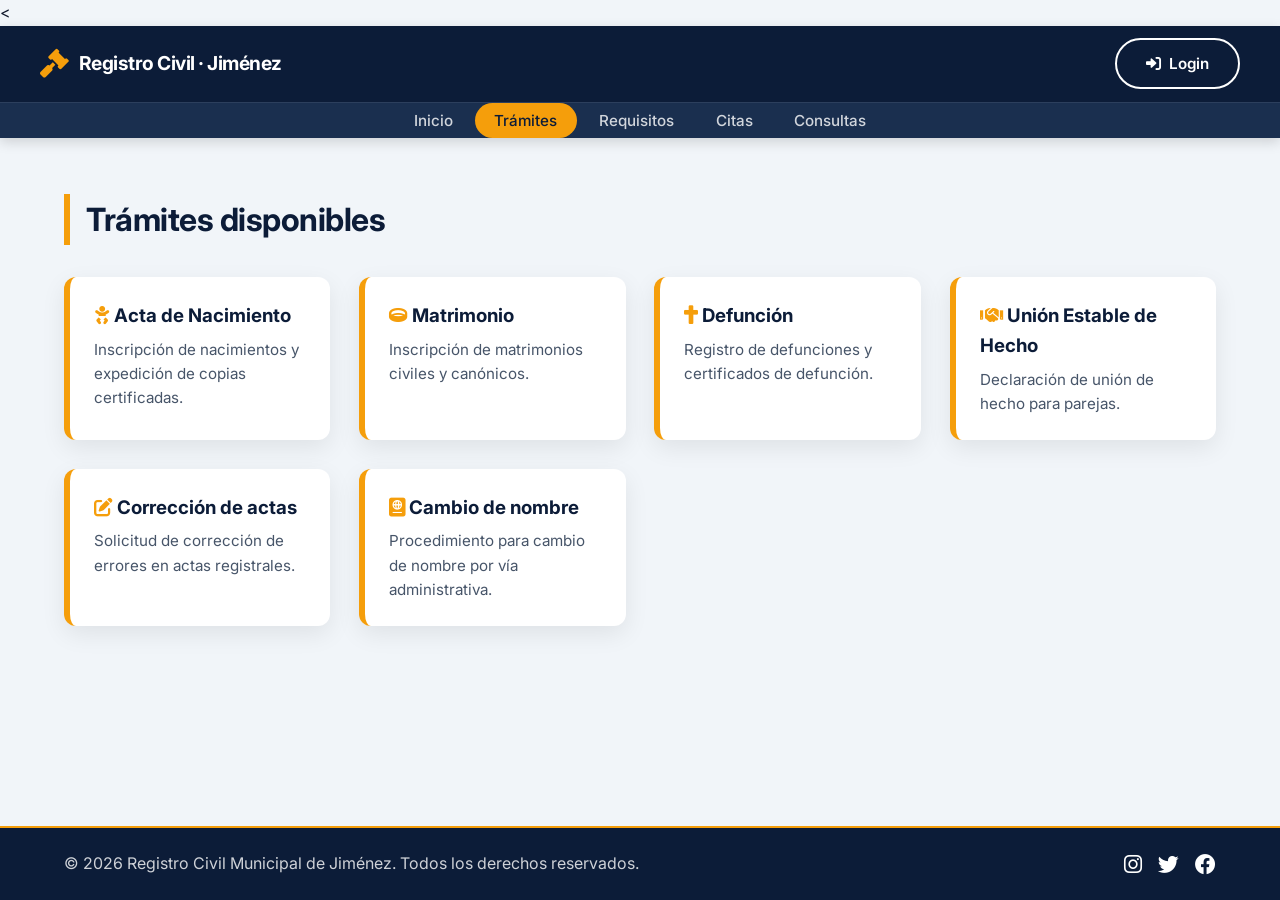
<file: tramites.html>
<!DOCTYPE html>
<html lang="es">
<head>
  <meta charset="UTF-8">
  <meta name="viewport" content="width=device-width, initial-scale=1.0">
  <title>Trámites · Registro Civil Jiménez</title>
  <<style>
/* ============================================
   REGISTRO CIVIL MUNICIPAL DE JIMÉNEZ
   Estilos completos - Versión embebida
   ============================================ */

/* ----- Reset y variables ----- */
* {
  margin: 0;
  padding: 0;
  box-sizing: border-box;
}

:root {
  --primary: #0c1c38;
  --primary-light: #1a2f4f;
  --accent: #f59e0b;
  --accent-hover: #d97706;
  --gray-bg: #f1f5f9;
  --white: #ffffff;
  --text-dark: #0f172a;
  --text-muted: #475569;
  --border-radius: 12px;
  --shadow: 0 8px 24px rgba(0,0,0,0.08);
  --transition: 0.25s ease;
}

html {
  scroll-behavior: smooth;
}

body {
  font-family: 'Inter', -apple-system, BlinkMacSystemFont, 'Segoe UI', Roboto, sans-serif;
  background: var(--gray-bg);
  color: var(--text-dark);
  line-height: 1.6;
  display: flex;
  flex-direction: column;
  min-height: 100vh;
}

a {
  text-decoration: none;
  color: inherit;
}

ul {
  list-style: none;
}

.container {
  max-width: 1200px;
  margin: 0 auto;
  padding: 0 1.5rem;
}

/* ----- Botones y CTAs ----- */
.btn {
  display: inline-flex;
  align-items: center;
  gap: 0.5rem;
  padding: 0.7rem 1.8rem;
  border-radius: 50px;
  font-weight: 600;
  font-size: 0.95rem;
  border: none;
  cursor: pointer;
  transition: all var(--transition);
  background: var(--white);
  color: var(--primary);
  border: 2px solid transparent;
}

.btn-primary {
  background: var(--accent);
  color: var(--primary);
  border-color: var(--accent);
}
.btn-primary:hover {
  background: var(--accent-hover);
  border-color: var(--accent-hover);
  transform: translateY(-2px);
  box-shadow: 0 8px 16px rgba(245, 158, 11, 0.3);
}

.btn-outline {
  background: transparent;
  border: 2px solid var(--white);
  color: var(--white);
}
.btn-outline:hover {
  background: var(--white);
  color: var(--primary);
}

.btn-secondary {
  background: var(--primary);
  color: var(--white);
}
.btn-secondary:hover {
  background: var(--primary-light);
}

/* ----- HEADER PÚBLICO ----- */
.public-header {
  background: var(--primary);
  color: var(--white);
  box-shadow: 0 4px 12px rgba(0,0,0,0.15);
}

.header-flex {
  display: flex;
  justify-content: space-between;
  align-items: center;
  padding: 0.8rem 0;
  flex-wrap: wrap;
}

.logo {
  display: flex;
  align-items: center;
  gap: 0.6rem;
}
.logo-icon {
  font-size: 1.8rem;
  color: var(--accent);
}
.logo-text {
  font-weight: 700;
  font-size: 1.2rem;
  letter-spacing: -0.5px;
}

.header-actions {
  display: flex;
  gap: 0.8rem;
  align-items: center;
}

/* ----- NAVEGACIÓN ----- */
.main-nav {
  background: var(--primary-light);
  border-top: 1px solid rgba(255,255,255,0.08);
}

.nav-flex {
  display: flex;
  justify-content: center;
}

.nav-links {
  display: flex;
  flex-wrap: wrap;
  gap: 0.2rem;
  padding: 0.3rem 0;
}
.nav-links li a {
  padding: 0.5rem 1.2rem;
  border-radius: 30px;
  font-weight: 500;
  font-size: 0.95rem;
  transition: all var(--transition);
  color: rgba(255,255,255,0.8);
}
.nav-links li a:hover,
.nav-links li a.active {
  background: var(--accent);
  color: var(--primary);
}

/* ----- HERO ----- */
.hero {
  padding: 3.5rem 0;
  color: var(--white);
}

.hero-grid {
  display: grid;
  grid-template-columns: 1fr 1fr;
  gap: 2.5rem;
  align-items: center;
}

.hero-text h1 {
  font-size: 2.6rem;
  font-weight: 800;
  letter-spacing: -1px;
  line-height: 1.2;
  margin-bottom: 1rem;
}
.hero-text p {
  font-size: 1.15rem;
  opacity: 0.9;
  margin-bottom: 1.8rem;
  max-width: 90%;
}
.hero-image {
  display: flex;
  justify-content: center;
  align-items: center;
}

/* ----- SECCIONES ----- */
.section {
  padding: 3.5rem 0;
}
.bg-light {
  background: var(--white);
}

.section-title {
  font-size: 2rem;
  font-weight: 700;
  margin-bottom: 2rem;
  color: var(--primary);
  letter-spacing: -0.5px;
  border-left: 6px solid var(--accent);
  padding-left: 1rem;
}

/* ----- GRID DE TARJETAS (4) ----- */
.card-grid-4 {
  display: grid;
  grid-template-columns: repeat(4, 1fr);
  gap: 1.8rem;
}

.card {
  background: var(--white);
  border-radius: var(--border-radius);
  padding: 1.8rem 1.5rem;
  box-shadow: var(--shadow);
  transition: all var(--transition);
  border: 1px solid #e9edf2;
}
.card:hover {
  transform: translateY(-6px);
  box-shadow: 0 16px 32px rgba(0,0,0,0.10);
}

.service-card {
  text-align: center;
}
.service-card i {
  font-size: 2.8rem;
  color: var(--accent);
  margin-bottom: 0.8rem;
}
.service-card h3 {
  font-size: 1.2rem;
  margin-bottom: 0.4rem;
  color: var(--primary);
}
.service-card p {
  color: var(--text-muted);
  font-size: 0.95rem;
}

/* ----- PÍLDORAS (requisitos) ----- */
.pill-group {
  display: flex;
  flex-wrap: wrap;
  gap: 0.8rem 1.2rem;
  justify-content: center;
}

.pill {
  background: var(--primary);
  color: var(--white);
  padding: 0.6rem 1.6rem;
  border-radius: 50px;
  font-weight: 500;
  display: inline-flex;
  align-items: center;
  gap: 0.5rem;
  font-size: 0.95rem;
  box-shadow: 0 2px 6px rgba(12, 28, 56, 0.15);
}
.pill i {
  color: var(--accent);
}

/* ----- UBICACIÓN Y CONTACTO (grid) ----- */
.contact-wrapper {
  display: grid;
  grid-template-columns: 2fr 1fr;
  gap: 2rem;
  background: var(--white);
  border-radius: var(--border-radius);
  padding: 1.8rem;
  box-shadow: var(--shadow);
}

.contact-info h3 {
  color: var(--primary);
  margin-bottom: 0.8rem;
}
.contact-info p {
  margin: 0.5rem 0;
  display: flex;
  align-items: center;
  gap: 0.6rem;
}
.contact-info i {
  color: var(--accent);
  width: 1.4rem;
}

/* ----- FOOTER ----- */
.public-footer {
  background: var(--primary);
  color: rgba(255,255,255,0.8);
  padding: 1.2rem 0;
  margin-top: auto;
  border-top: 2px solid var(--accent);
}

.footer-flex {
  display: flex;
  justify-content: space-between;
  align-items: center;
  flex-wrap: wrap;
  gap: 0.8rem;
}
.footer-social {
  display: flex;
  gap: 1rem;
}
.footer-social a {
  color: var(--white);
  font-size: 1.3rem;
  transition: color var(--transition);
}
.footer-social a:hover {
  color: var(--accent);
}

/* ============================================
   PÁGINAS DE TRÁMITES / REQUISITOS / CITAS / CONSULTAS
   ============================================ */

/* Grid de tarjetas de trámites (reutiliza card-grid-4 pero con más detalle) */
.tramite-grid {
  display: grid;
  grid-template-columns: repeat(auto-fit, minmax(220px, 1fr));
  gap: 1.8rem;
}
.tramite-card {
  background: var(--white);
  border-radius: var(--border-radius);
  padding: 1.5rem;
  box-shadow: var(--shadow);
  border-left: 6px solid var(--accent);
}
.tramite-card h3 {
  color: var(--primary);
  margin-bottom: 0.4rem;
}
.tramite-card p {
  color: var(--text-muted);
  font-size: 0.95rem;
}

/* Requisitos: listas estructuradas */
.requisitos-list {
  display: grid;
  grid-template-columns: repeat(auto-fit, minmax(250px, 1fr));
  gap: 1.8rem;
}
.requisitos-list .card {
  border-left: 6px solid var(--accent);
  padding: 1.5rem;
}
.requisitos-list .card h4 {
  color: var(--primary);
  margin-bottom: 0.8rem;
}
.requisitos-list .card ul {
  list-style: disc;
  padding-left: 1.4rem;
  color: var(--text-muted);
}
.requisitos-list .card ul li {
  margin-bottom: 0.3rem;
}

/* Formularios estáticos */
.form-card {
  background: var(--white);
  max-width: 620px;
  margin: 0 auto;
  padding: 2rem 2.5rem;
  border-radius: var(--border-radius);
  box-shadow: var(--shadow);
}
.form-group {
  margin-bottom: 1.2rem;
}
.form-group label {
  display: block;
  font-weight: 600;
  margin-bottom: 0.3rem;
  color: var(--primary);
}
.form-group input,
.form-group select {
  width: 100%;
  padding: 0.7rem 1rem;
  border-radius: 30px;
  border: 2px solid #d1d5db;
  font-family: inherit;
  transition: border var(--transition);
  background: var(--gray-bg);
}
.form-group input:focus,
.form-group select:focus {
  outline: none;
  border-color: var(--accent);
  background: var(--white);
}
.form-actions {
  display: flex;
  justify-content: flex-end;
  margin-top: 1.2rem;
}

/* Resultado simulado (consultas) */
.result-box {
  background: var(--white);
  border-radius: var(--border-radius);
  padding: 1.5rem 2rem;
  margin-top: 2rem;
  box-shadow: var(--shadow);
  border-left: 8px solid var(--accent);
}
.result-box .estado {
  font-weight: 700;
  font-size: 1.2rem;
}
.estado-verde {
  color: #16a34a;
}
.estado-amarillo {
  color: #ca8a04;
}

/* ============================================
   LOGIN (sin header/footer público)
   ============================================ */
.login-page {
  background: var(--gray-bg);
  min-height: 100vh;
  display: flex;
  align-items: center;
  justify-content: center;
  padding: 1.5rem;
}

.login-card {
  background: var(--white);
  max-width: 420px;
  width: 100%;
  padding: 2.5rem 2rem;
  border-radius: var(--border-radius);
  box-shadow: 0 24px 48px rgba(0,0,0,0.15);
  text-align: center;
}
.login-card .logo-icon {
  font-size: 3rem;
  color: var(--accent);
}
.login-card h2 {
  color: var(--primary);
  margin: 0.5rem 0 1.2rem;
}
.login-card .form-group {
  text-align: left;
}
.login-card .btn-primary {
  width: 100%;
  justify-content: center;
  padding: 0.8rem;
}

/* ============================================
   DASHBOARD (sidebar + contenido)
   ============================================ */
.dashboard-body {
  background: var(--gray-bg);
  display: flex;
  min-height: 100vh;
  font-family: 'Inter', sans-serif;
}

.dashboard-sidebar {
  width: 260px;
  background: var(--primary);
  color: var(--white);
  padding: 2rem 1.2rem;
  display: flex;
  flex-direction: column;
  gap: 2rem;
  flex-shrink: 0;
  position: sticky;
  top: 0;
  height: 100vh;
}
.dashboard-sidebar .logo {
  margin-bottom: 1.2rem;
}
.dashboard-sidebar .logo-text {
  font-size: 1rem;
}
.sidebar-menu {
  display: flex;
  flex-direction: column;
  gap: 0.3rem;
}
.sidebar-menu a {
  padding: 0.7rem 1rem;
  border-radius: 30px;
  display: flex;
  align-items: center;
  gap: 0.8rem;
  color: rgba(255,255,255,0.7);
  transition: all var(--transition);
  font-weight: 500;
}
.sidebar-menu a:hover,
.sidebar-menu a.active {
  background: var(--accent);
  color: var(--primary);
}
.sidebar-menu a i {
  width: 1.6rem;
  text-align: center;
}
.sidebar-footer {
  margin-top: auto;
  border-top: 1px solid rgba(255,255,255,0.1);
  padding-top: 1.5rem;
}
.sidebar-footer a {
  color: rgba(255,255,255,0.6);
  display: flex;
  align-items: center;
  gap: 0.8rem;
}
.sidebar-footer a:hover {
  color: var(--accent);
}

.dashboard-main {
  flex: 1;
  padding: 2rem 2.5rem;
}

.dash-stats {
  display: grid;
  grid-template-columns: repeat(auto-fit, minmax(180px, 1fr));
  gap: 1.5rem;
  margin-bottom: 2.5rem;
}
.stat-card {
  background: var(--white);
  border-radius: var(--border-radius);
  padding: 1.2rem 1.8rem;
  box-shadow: var(--shadow);
  border-left: 6px solid var(--accent);
}
.stat-card .stat-number {
  font-size: 2rem;
  font-weight: 800;
  color: var(--primary);
}
.stat-card .stat-label {
  color: var(--text-muted);
  font-weight: 500;
}

.dash-table {
  background: var(--white);
  border-radius: var(--border-radius);
  padding: 1.2rem 1.5rem;
  box-shadow: var(--shadow);
  overflow-x: auto;
}
.dash-table table {
  width: 100%;
  border-collapse: collapse;
  font-size: 0.95rem;
}
.dash-table th {
  background: var(--primary);
  color: var(--white);
  padding: 0.8rem 1rem;
  text-align: left;
}
.dash-table td {
  padding: 0.7rem 1rem;
  border-bottom: 1px solid #e9edf2;
}
.dash-table .badge {
  background: var(--accent);
  color: var(--primary);
  padding: 0.2rem 0.8rem;
  border-radius: 50px;
  font-weight: 600;
  font-size: 0.8rem;
}
.dash-table .badge-secondary {
  background: #d1d5db;
  color: #1f2937;
}

/* ----- RESPONSIVE ----- */
@media (max-width: 992px) {
  .hero-grid {
    grid-template-columns: 1fr;
    text-align: center;
  }
  .hero-text p {
    max-width: 100%;
  }
  .card-grid-4 {
    grid-template-columns: repeat(2, 1fr);
  }
  .contact-wrapper {
    grid-template-columns: 1fr;
  }
  .dashboard-sidebar {
    width: 220px;
    padding: 1.2rem;
  }
  .dashboard-main {
    padding: 1.5rem;
  }
}

@media (max-width: 700px) {
  .header-flex {
    flex-direction: column;
    gap: 0.5rem;
  }
  .nav-links {
    justify-content: center;
  }
  .card-grid-4 {
    grid-template-columns: 1fr 1fr;
  }
  .hero-text h1 {
    font-size: 2rem;
  }
  .form-card {
    padding: 1.5rem;
  }
  .dashboard-body {
    flex-direction: column;
  }
  .dashboard-sidebar {
    width: 100%;
    height: auto;
    position: relative;
    flex-direction: row;
    flex-wrap: wrap;
    padding: 1rem;
    gap: 0.5rem;
  }
  .dashboard-sidebar .logo {
    margin-bottom: 0;
  }
  .sidebar-menu {
    flex-direction: row;
    flex-wrap: wrap;
  }
  .sidebar-footer {
    margin-top: 0;
    border-top: none;
    padding-top: 0;
  }
  .dash-stats {
    grid-template-columns: 1fr 1fr;
  }
}

@media (max-width: 480px) {
  .card-grid-4 {
    grid-template-columns: 1fr;
  }
  .dash-stats {
    grid-template-columns: 1fr;
  }
  .nav-links li a {
    padding: 0.3rem 0.8rem;
    font-size: 0.85rem;
  }
}
</style>
  <link rel="preconnect" href="https://fonts.googleapis.com">
  <link rel="preconnect" href="https://fonts.gstatic.com" crossorigin>
  <link href="https://fonts.googleapis.com/css2?family=Inter:opsz@14..32&display=swap" rel="stylesheet">
  <link rel="stylesheet" href="https://cdnjs.cloudflare.com/ajax/libs/font-awesome/6.0.0-beta3/css/all.min.css">
</head>
<body>
  <header class="public-header">
    <div class="container header-flex">
      <div class="logo">
        <span class="logo-icon"><i class="fas fa-gavel"></i></span>
        <span class="logo-text">Registro Civil · Jiménez</span>
      </div>
      <div class="header-actions">
        <a href="login.html" class="btn btn-outline"><i class="fas fa-sign-in-alt"></i> Login</a>
      </div>
    </div>
    <nav class="main-nav">
      <div class="container nav-flex">
        <ul class="nav-links">
          <li><a href="index.html">Inicio</a></li>
          <li><a href="tramites.html" class="active">Trámites</a></li>
          <li><a href="requisitos.html">Requisitos</a></li>
          <li><a href="citas.html">Citas</a></li>
          <li><a href="consultas.html">Consultas</a></li>
        </ul>
      </div>
    </nav>
  </header>

  <main>
    <section class="section">
      <div class="container">
        <h2 class="section-title">Trámites disponibles</h2>
        <div class="tramite-grid">
          <div class="tramite-card">
            <h3><i class="fas fa-baby" style="color:var(--accent);"></i> Acta de Nacimiento</h3>
            <p>Inscripción de nacimientos y expedición de copias certificadas.</p>
          </div>
          <div class="tramite-card">
            <h3><i class="fas fa-ring" style="color:var(--accent);"></i> Matrimonio</h3>
            <p>Inscripción de matrimonios civiles y canónicos.</p>
          </div>
          <div class="tramite-card">
            <h3><i class="fas fa-cross" style="color:var(--accent);"></i> Defunción</h3>
            <p>Registro de defunciones y certificados de defunción.</p>
          </div>
          <div class="tramite-card">
            <h3><i class="fas fa-handshake" style="color:var(--accent);"></i> Unión Estable de Hecho</h3>
            <p>Declaración de unión de hecho para parejas.</p>
          </div>
          <div class="tramite-card">
            <h3><i class="fas fa-edit" style="color:var(--accent);"></i> Corrección de actas</h3>
            <p>Solicitud de corrección de errores en actas registrales.</p>
          </div>
          <div class="tramite-card">
            <h3><i class="fas fa-passport" style="color:var(--accent);"></i> Cambio de nombre</h3>
            <p>Procedimiento para cambio de nombre por vía administrativa.</p>
          </div>
        </div>
      </div>
    </section>
  </main>

  <footer class="public-footer">
    <div class="container footer-flex">
      <p>&copy; 2026 Registro Civil Municipal de Jiménez. Todos los derechos reservados.</p>
      <div class="footer-social">
        <a href="#"><i class="fab fa-instagram"></i></a>
        <a href="#"><i class="fab fa-twitter"></i></a>
        <a href="#"><i class="fab fa-facebook"></i></a>
      </div>
    </div>
  </footer>
</body>
</html>
</file>
